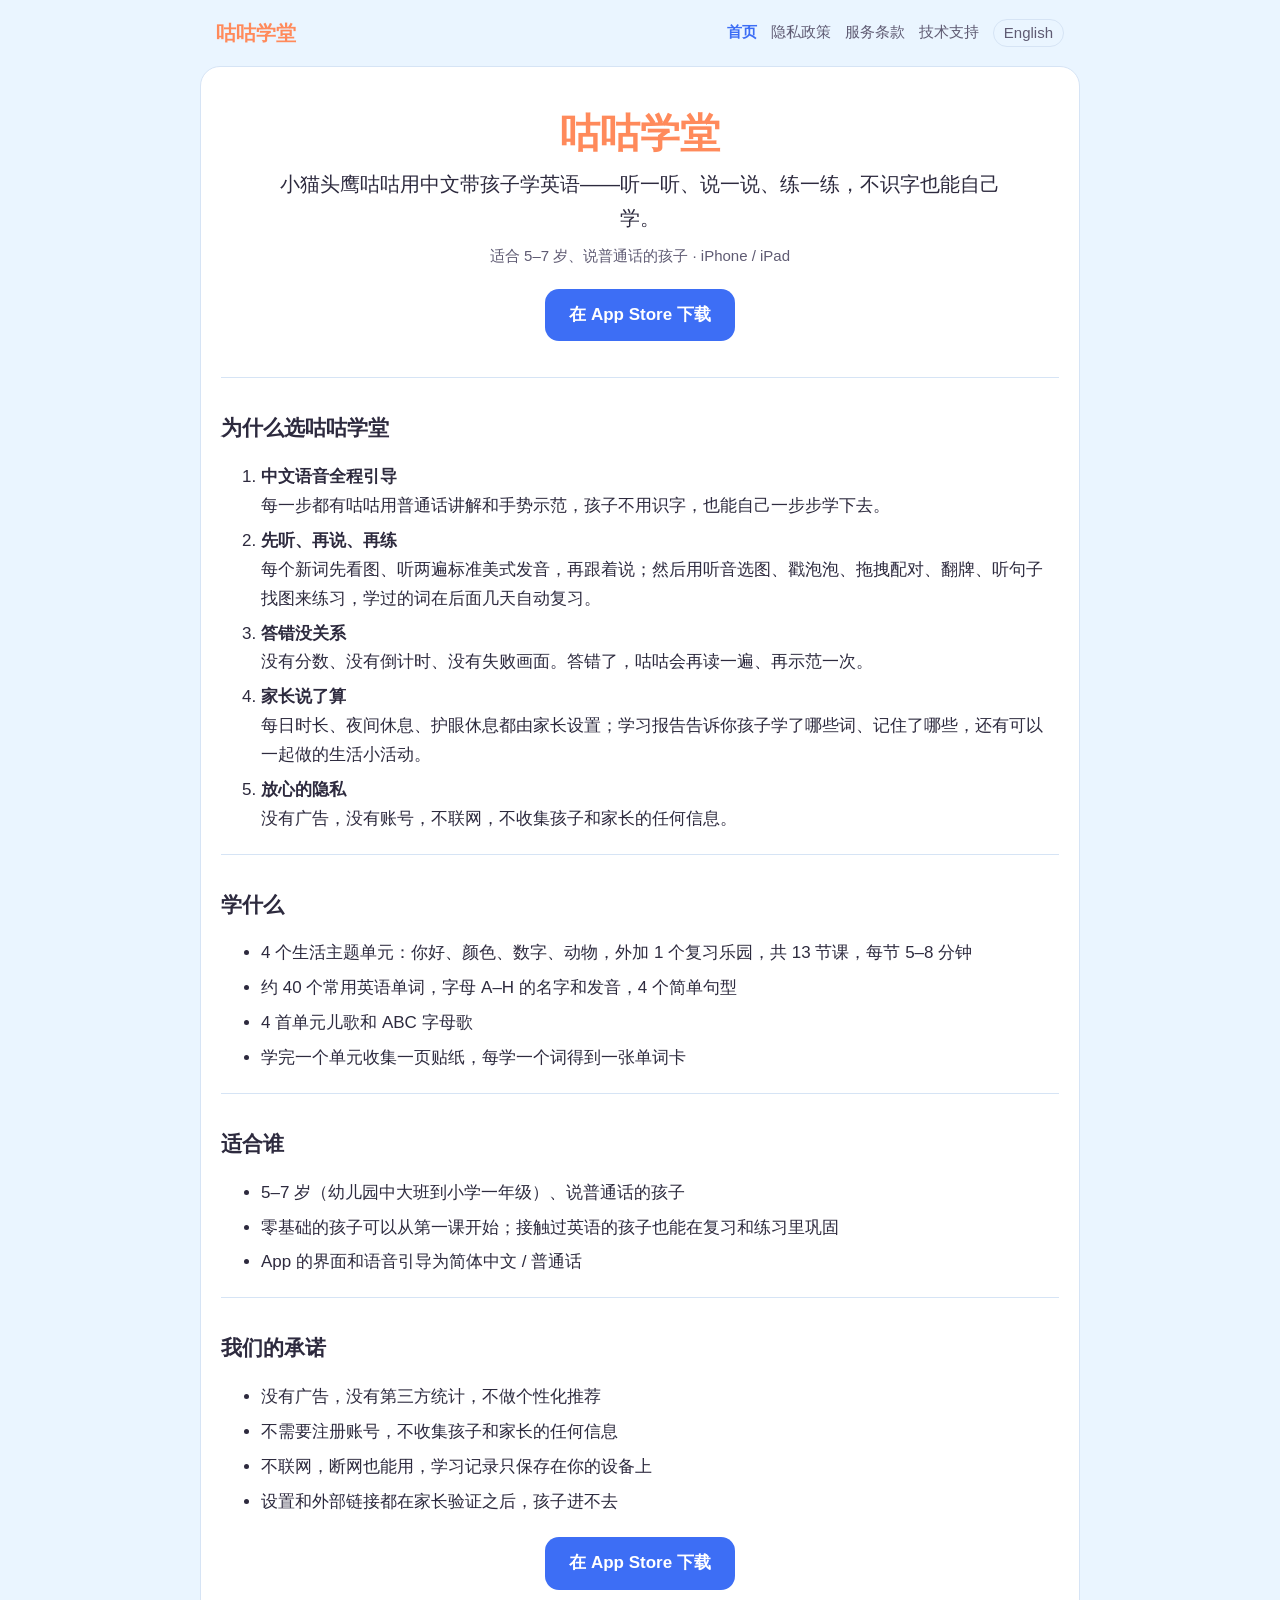
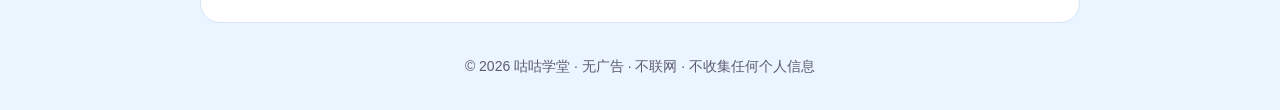
<file: kidslearn/index.html>
<!doctype html>
<html lang="zh-Hans">
<head>
<meta charset="utf-8">
<meta name="viewport" content="width=device-width, initial-scale=1">
<title>咕咕学堂 · 5–7 岁幼儿英语启蒙</title>
<meta name="description" content="无广告 · 不联网 · 不收集任何个人信息">
<link rel="stylesheet" href="style.css">
</head>
<body>
<header class="top">
  <a class="brand" href="index.html">咕咕学堂</a>
  <nav><a href="index.html" aria-current="page">首页</a> <a href="privacy.html">隐私政策</a> <a href="terms.html">服务条款</a> <a href="support.html">技术支持</a> <a class="lang" href="en/">English</a></nav>
</header>
<main class="landing">
<section class="hero"><h1>咕咕学堂</h1><p class="lead">小猫头鹰咕咕用中文带孩子学英语——听一听、说一说、练一练，不识字也能自己学。</p><p class="small">适合 5–7 岁、说普通话的孩子 · iPhone / iPad</p><p class="cta"><a class="button" href="https://apps.apple.com/app/id6816840031">在 App Store 下载</a></p></section>
<section><h2>为什么选咕咕学堂</h2><ol>
<li><strong>中文语音全程引导</strong>
   每一步都有咕咕用普通话讲解和手势示范，孩子不用识字，也能自己一步步学下去。</li>
<li><strong>先听、再说、再练</strong>
   每个新词先看图、听两遍标准美式发音，再跟着说；然后用听音选图、戳泡泡、拖拽配对、翻牌、听句子找图来练习，学过的词在后面几天自动复习。</li>
<li><strong>答错没关系</strong>
   没有分数、没有倒计时、没有失败画面。答错了，咕咕会再读一遍、再示范一次。</li>
<li><strong>家长说了算</strong>
   每日时长、夜间休息、护眼休息都由家长设置；学习报告告诉你孩子学了哪些词、记住了哪些，还有可以一起做的生活小活动。</li>
<li><strong>放心的隐私</strong>
   没有广告，没有账号，不联网，不收集孩子和家长的任何信息。</li>
</ol></section>
<section><h2>学什么</h2><ul>
<li>4 个生活主题单元：你好、颜色、数字、动物，外加 1 个复习乐园，共 13 节课，每节 5–8 分钟</li>
<li>约 40 个常用英语单词，字母 A–H 的名字和发音，4 个简单句型</li>
<li>4 首单元儿歌和 ABC 字母歌</li>
<li>学完一个单元收集一页贴纸，每学一个词得到一张单词卡</li>
</ul></section>
<section><h2>适合谁</h2><ul>
<li>5–7 岁（幼儿园中大班到小学一年级）、说普通话的孩子</li>
<li>零基础的孩子可以从第一课开始；接触过英语的孩子也能在复习和练习里巩固</li>
<li>App 的界面和语音引导为简体中文 / 普通话</li>
</ul></section>
<section><h2>我们的承诺</h2><ul>
<li>没有广告，没有第三方统计，不做个性化推荐</li>
<li>不需要注册账号，不收集孩子和家长的任何信息</li>
<li>不联网，断网也能用，学习记录只保存在你的设备上</li>
<li>设置和外部链接都在家长验证之后，孩子进不去</li>
</ul></section>
<p class="cta"><a class="button" href="https://apps.apple.com/app/id6816840031">在 App Store 下载</a></p>
</main>
<footer>© 2026 咕咕学堂 · 无广告 · 不联网 · 不收集任何个人信息</footer>
</body>
</html>
</file>
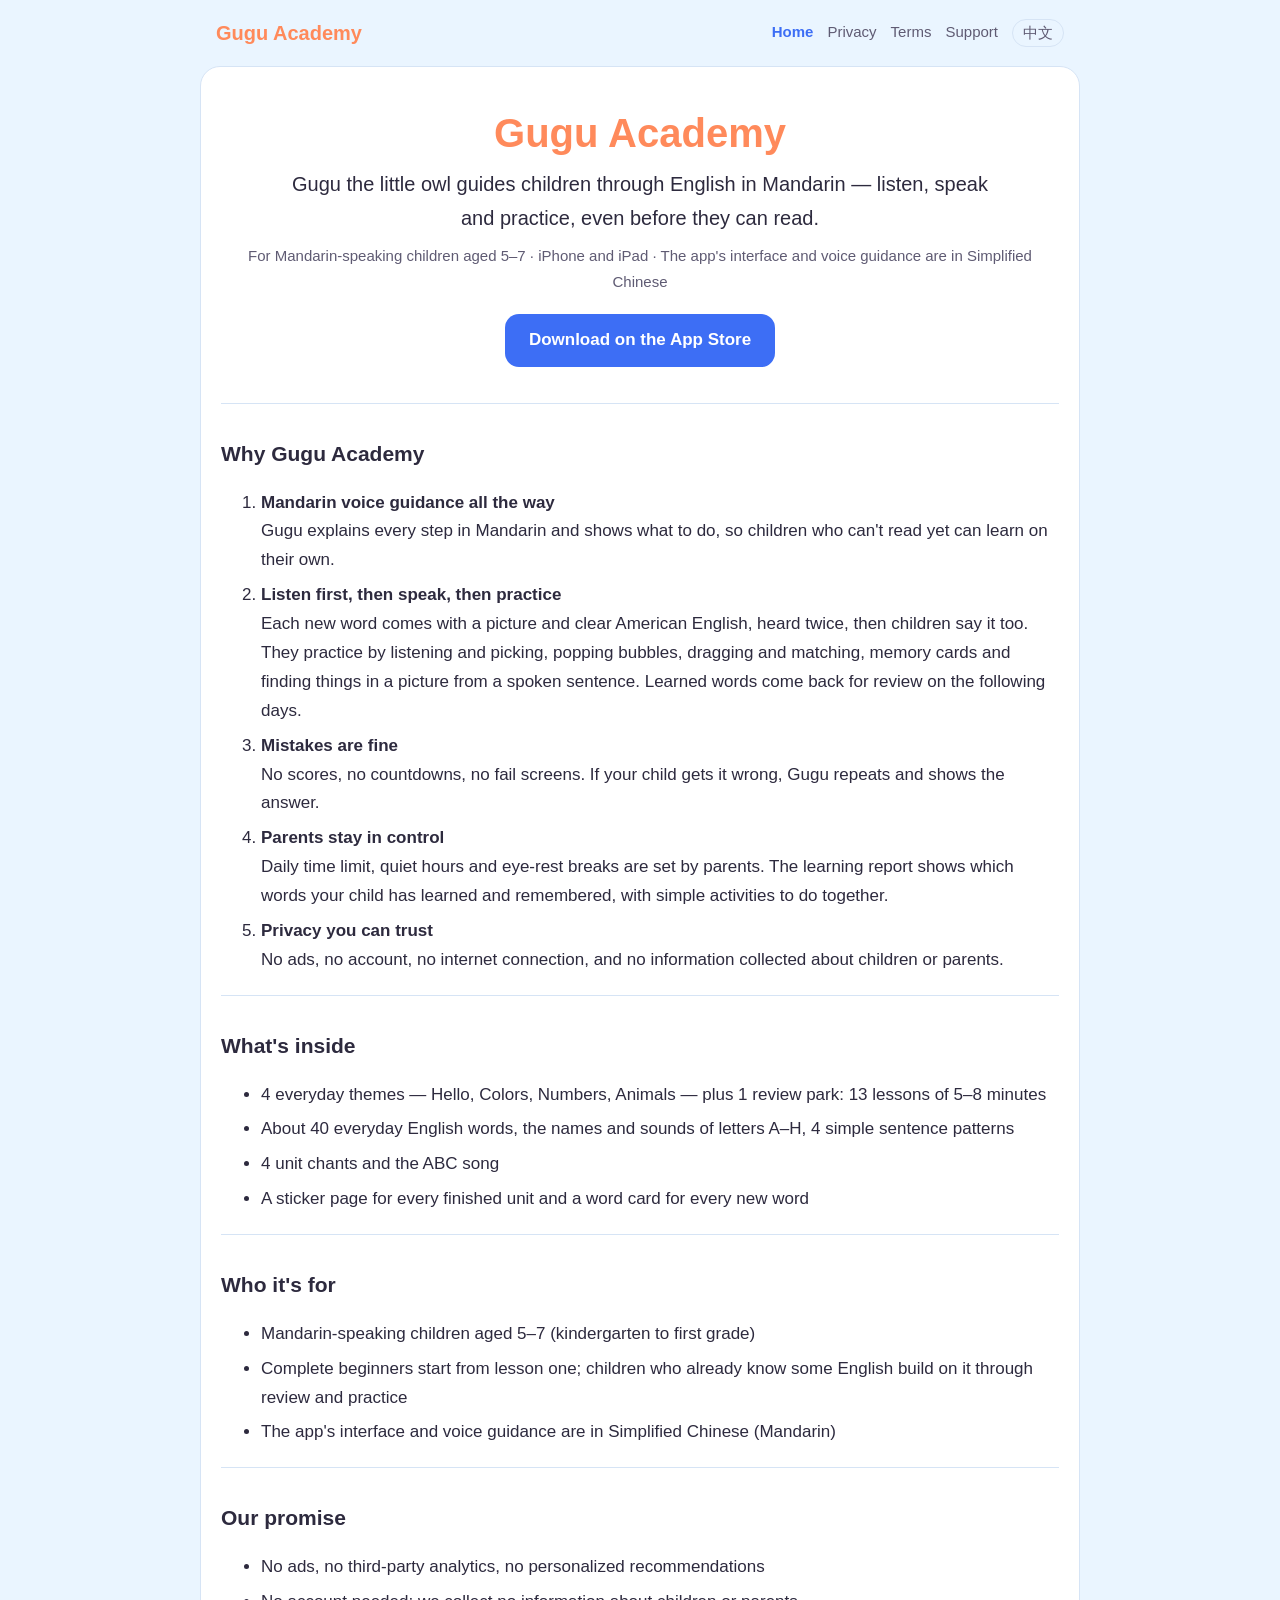
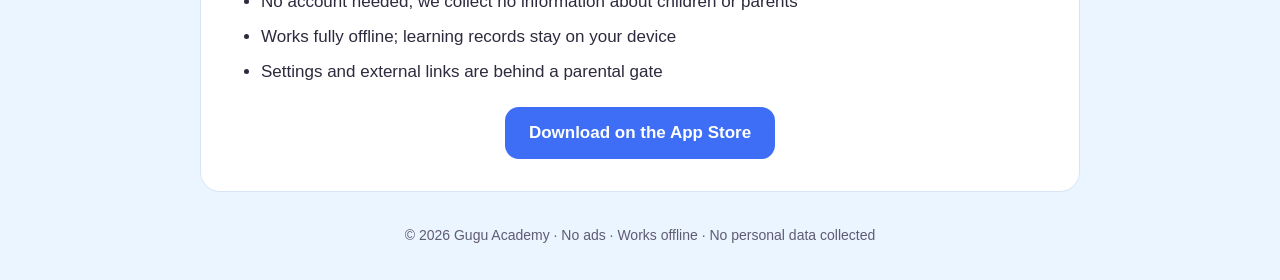
<file: kidslearn/en/index.html>
<!doctype html>
<html lang="en">
<head>
<meta charset="utf-8">
<meta name="viewport" content="width=device-width, initial-scale=1">
<title>Gugu Academy · English for Mandarin-speaking kids aged 5–7</title>
<meta name="description" content="No ads · Works offline · No personal data collected">
<link rel="stylesheet" href="../style.css">
</head>
<body>
<header class="top">
  <a class="brand" href="index.html">Gugu Academy</a>
  <nav><a href="index.html" aria-current="page">Home</a> <a href="privacy.html">Privacy</a> <a href="terms.html">Terms</a> <a href="support.html">Support</a> <a class="lang" href="../">中文</a></nav>
</header>
<main class="landing">
<section class="hero"><h1>Gugu Academy</h1><p class="lead">Gugu the little owl guides children through English in Mandarin — listen, speak and practice, even before they can read.</p><p class="small">For Mandarin-speaking children aged 5–7 · iPhone and iPad · The app&#x27;s interface and voice guidance are in Simplified Chinese</p><p class="cta"><a class="button" href="https://apps.apple.com/app/id6816840031">Download on the App Store</a></p></section>
<section><h2>Why Gugu Academy</h2><ol>
<li><strong>Mandarin voice guidance all the way</strong>
   Gugu explains every step in Mandarin and shows what to do, so children who can't read yet can learn on their own.</li>
<li><strong>Listen first, then speak, then practice</strong>
   Each new word comes with a picture and clear American English, heard twice, then children say it too. They practice by listening and picking, popping bubbles, dragging and matching, memory cards and finding things in a picture from a spoken sentence. Learned words come back for review on the following days.</li>
<li><strong>Mistakes are fine</strong>
   No scores, no countdowns, no fail screens. If your child gets it wrong, Gugu repeats and shows the answer.</li>
<li><strong>Parents stay in control</strong>
   Daily time limit, quiet hours and eye-rest breaks are set by parents. The learning report shows which words your child has learned and remembered, with simple activities to do together.</li>
<li><strong>Privacy you can trust</strong>
   No ads, no account, no internet connection, and no information collected about children or parents.</li>
</ol></section>
<section><h2>What&#x27;s inside</h2><ul>
<li>4 everyday themes — Hello, Colors, Numbers, Animals — plus 1 review park: 13 lessons of 5–8 minutes</li>
<li>About 40 everyday English words, the names and sounds of letters A–H, 4 simple sentence patterns</li>
<li>4 unit chants and the ABC song</li>
<li>A sticker page for every finished unit and a word card for every new word</li>
</ul></section>
<section><h2>Who it&#x27;s for</h2><ul>
<li>Mandarin-speaking children aged 5–7 (kindergarten to first grade)</li>
<li>Complete beginners start from lesson one; children who already know some English build on it through review and practice</li>
<li>The app's interface and voice guidance are in Simplified Chinese (Mandarin)</li>
</ul></section>
<section><h2>Our promise</h2><ul>
<li>No ads, no third-party analytics, no personalized recommendations</li>
<li>No account needed; we collect no information about children or parents</li>
<li>Works fully offline; learning records stay on your device</li>
<li>Settings and external links are behind a parental gate</li>
</ul></section>
<p class="cta"><a class="button" href="https://apps.apple.com/app/id6816840031">Download on the App Store</a></p>
</main>
<footer>© 2026 Gugu Academy · No ads · Works offline · No personal data collected</footer>
</body>
</html>
</file>
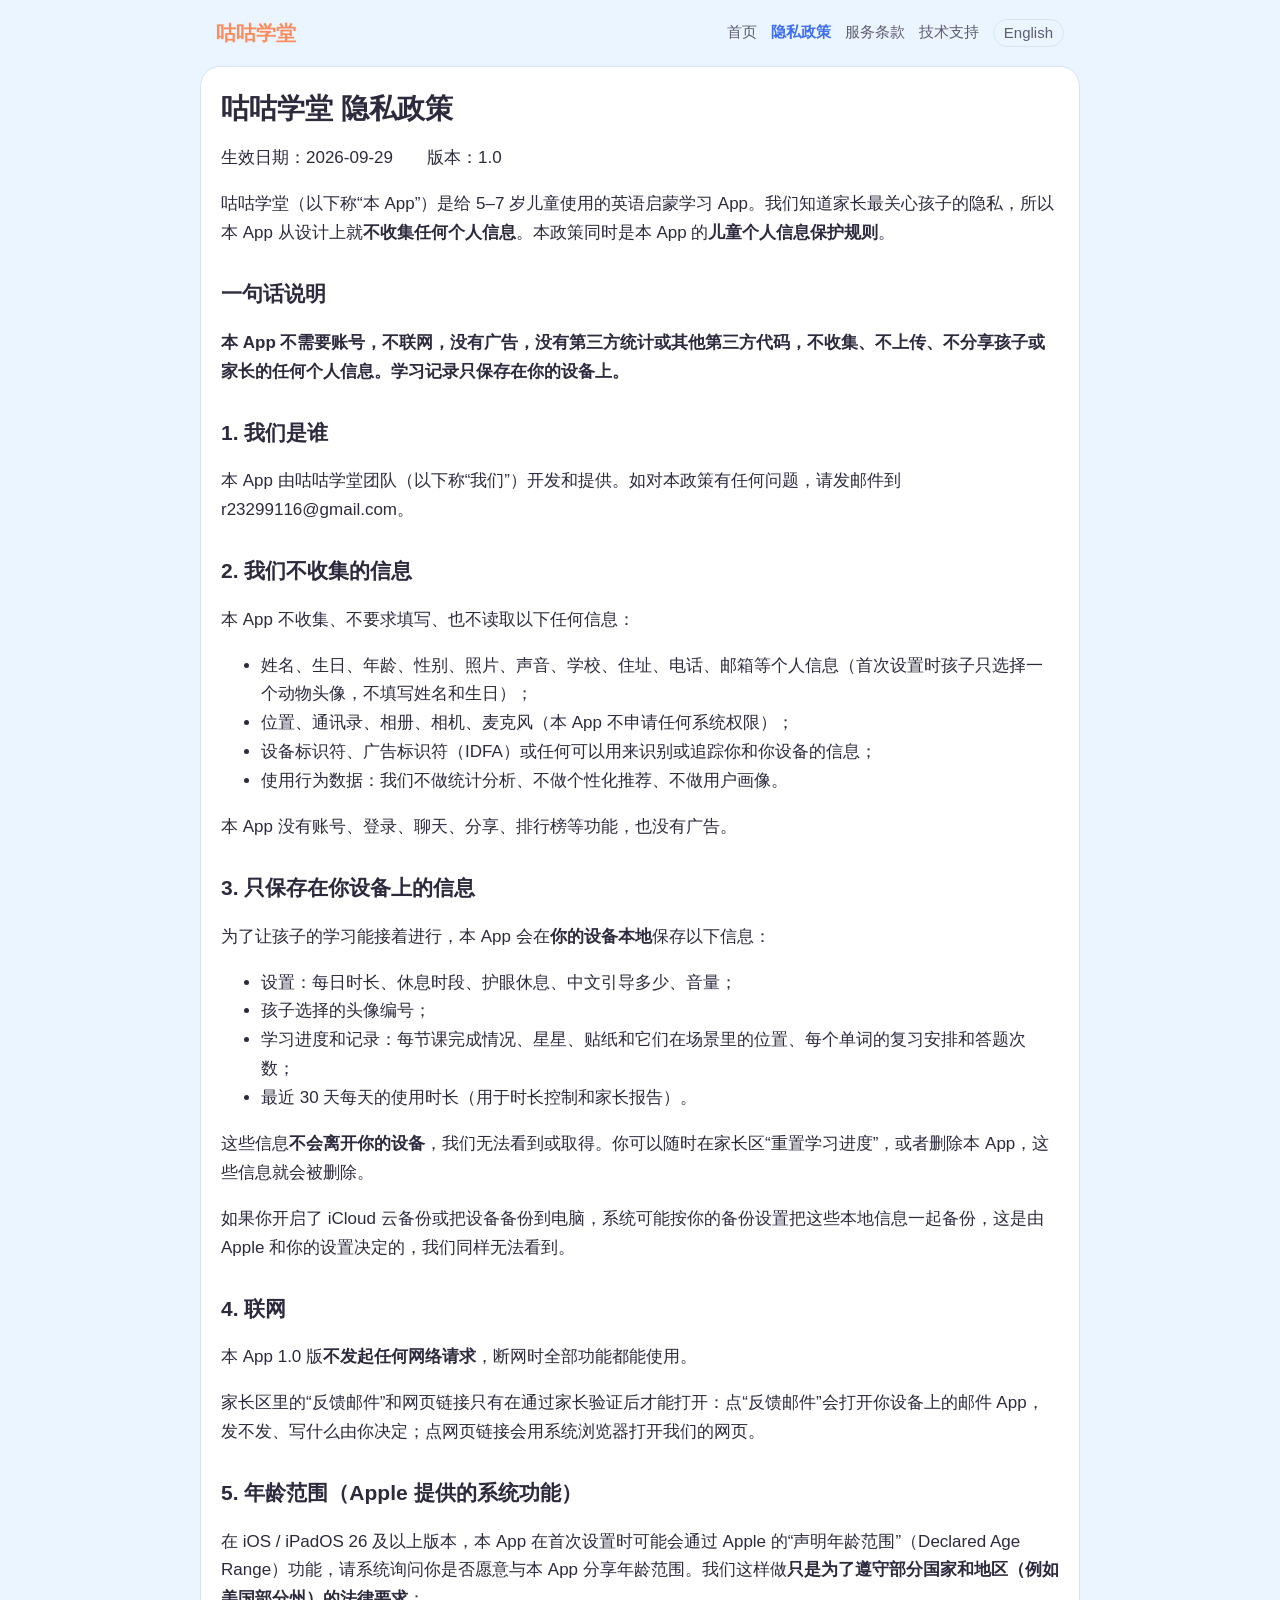
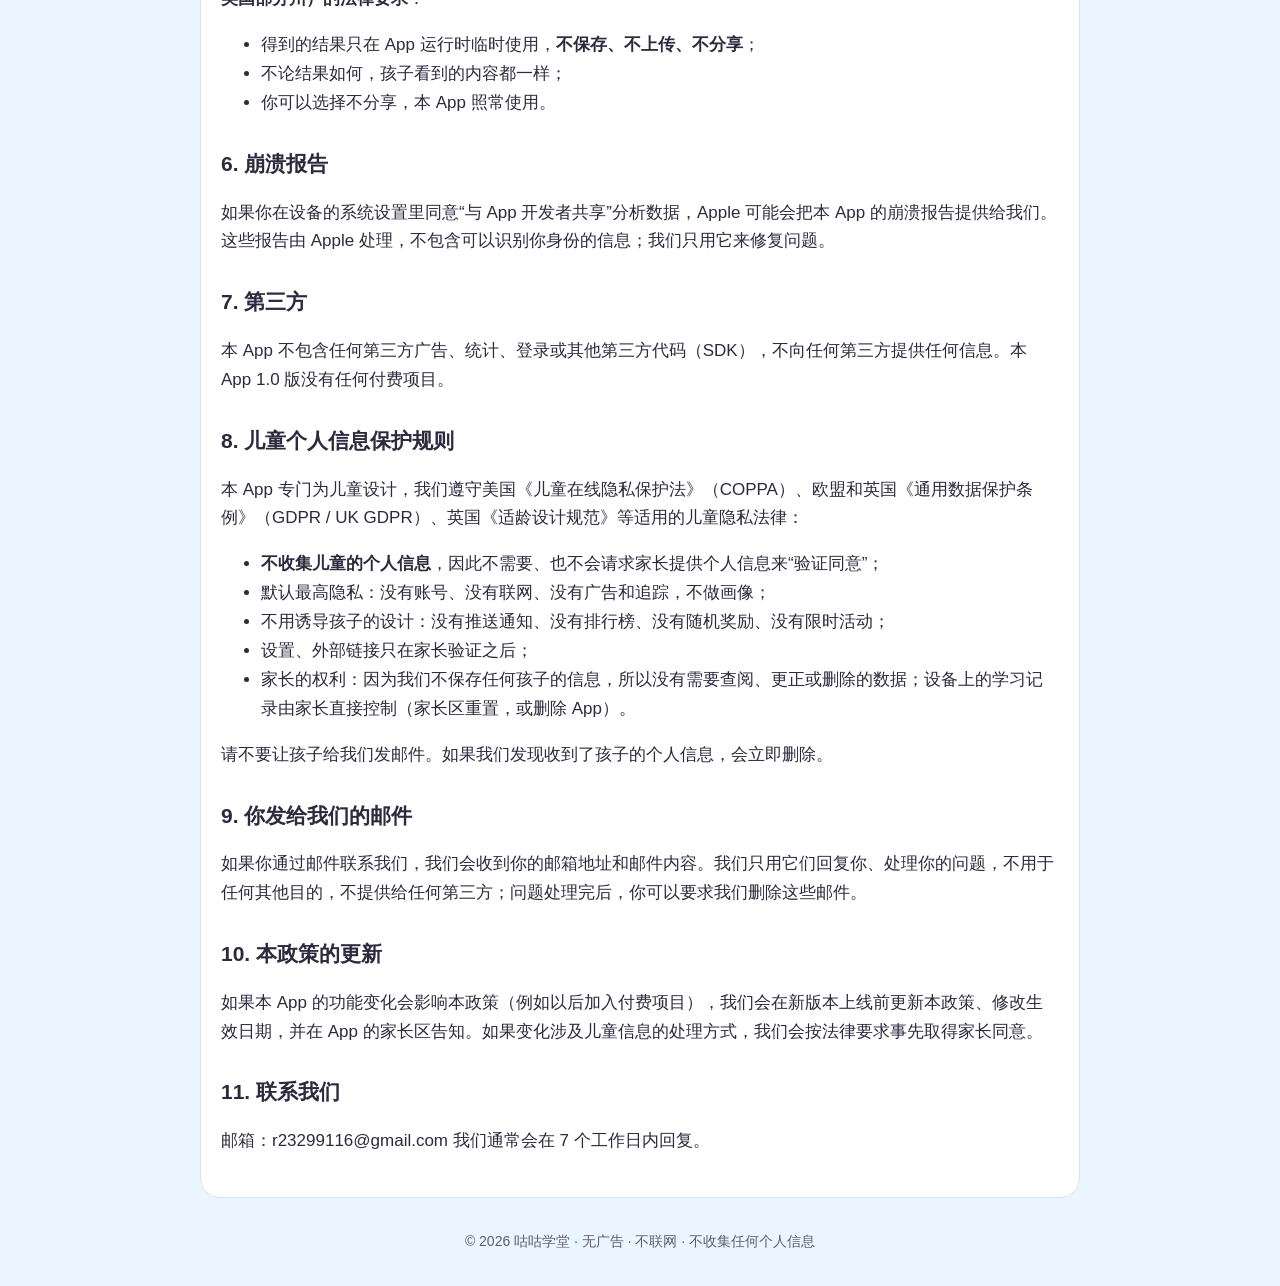
<file: kidslearn/privacy.html>
<!doctype html>
<html lang="zh-Hans">
<head>
<meta charset="utf-8">
<meta name="viewport" content="width=device-width, initial-scale=1">
<title>咕咕学堂 隐私政策</title>
<meta name="description" content="无广告 · 不联网 · 不收集任何个人信息">
<link rel="stylesheet" href="style.css">
</head>
<body>
<header class="top">
  <a class="brand" href="index.html">咕咕学堂</a>
  <nav><a href="index.html">首页</a> <a href="privacy.html" aria-current="page">隐私政策</a> <a href="terms.html">服务条款</a> <a href="support.html">技术支持</a> <a class="lang" href="en/privacy.html">English</a></nav>
</header>
<main class="doc">
<h1>咕咕学堂 隐私政策</h1>
<p>生效日期：2026-09-29　　版本：1.0</p>
<p>咕咕学堂（以下称“本 App”）是给 5–7 岁儿童使用的英语启蒙学习 App。我们知道家长最关心孩子的隐私，所以本 App 从设计上就<strong>不收集任何个人信息</strong>。本政策同时是本 App 的<strong>儿童个人信息保护规则</strong>。</p>
<h2>一句话说明</h2>
<p><strong>本 App 不需要账号，不联网，没有广告，没有第三方统计或其他第三方代码，不收集、不上传、不分享孩子或家长的任何个人信息。学习记录只保存在你的设备上。</strong></p>
<h2>1. 我们是谁</h2>
<p>本 App 由咕咕学堂团队（以下称“我们”）开发和提供。如对本政策有任何问题，请发邮件到 r23299116@gmail.com。</p>
<h2>2. 我们不收集的信息</h2>
<p>本 App 不收集、不要求填写、也不读取以下任何信息：</p>
<ul>
<li>姓名、生日、年龄、性别、照片、声音、学校、住址、电话、邮箱等个人信息（首次设置时孩子只选择一个动物头像，不填写姓名和生日）；</li>
<li>位置、通讯录、相册、相机、麦克风（本 App 不申请任何系统权限）；</li>
<li>设备标识符、广告标识符（IDFA）或任何可以用来识别或追踪你和你设备的信息；</li>
<li>使用行为数据：我们不做统计分析、不做个性化推荐、不做用户画像。</li>
</ul>
<p>本 App 没有账号、登录、聊天、分享、排行榜等功能，也没有广告。</p>
<h2>3. 只保存在你设备上的信息</h2>
<p>为了让孩子的学习能接着进行，本 App 会在<strong>你的设备本地</strong>保存以下信息：</p>
<ul>
<li>设置：每日时长、休息时段、护眼休息、中文引导多少、音量；</li>
<li>孩子选择的头像编号；</li>
<li>学习进度和记录：每节课完成情况、星星、贴纸和它们在场景里的位置、每个单词的复习安排和答题次数；</li>
<li>最近 30 天每天的使用时长（用于时长控制和家长报告）。</li>
</ul>
<p>这些信息<strong>不会离开你的设备</strong>，我们无法看到或取得。你可以随时在家长区“重置学习进度”，或者删除本 App，这些信息就会被删除。</p>
<p>如果你开启了 iCloud 云备份或把设备备份到电脑，系统可能按你的备份设置把这些本地信息一起备份，这是由 Apple 和你的设置决定的，我们同样无法看到。</p>
<h2>4. 联网</h2>
<p>本 App 1.0 版<strong>不发起任何网络请求</strong>，断网时全部功能都能使用。</p>
<p>家长区里的“反馈邮件”和网页链接只有在通过家长验证后才能打开：点“反馈邮件”会打开你设备上的邮件 App，发不发、写什么由你决定；点网页链接会用系统浏览器打开我们的网页。</p>
<h2>5. 年龄范围（Apple 提供的系统功能）</h2>
<p>在 iOS / iPadOS 26 及以上版本，本 App 在首次设置时可能会通过 Apple 的“声明年龄范围”（Declared Age Range）功能，请系统询问你是否愿意与本 App 分享年龄范围。我们这样做<strong>只是为了遵守部分国家和地区（例如美国部分州）的法律要求</strong>：</p>
<ul>
<li>得到的结果只在 App 运行时临时使用，<strong>不保存、不上传、不分享</strong>；</li>
<li>不论结果如何，孩子看到的内容都一样；</li>
<li>你可以选择不分享，本 App 照常使用。</li>
</ul>
<h2>6. 崩溃报告</h2>
<p>如果你在设备的系统设置里同意“与 App 开发者共享”分析数据，Apple 可能会把本 App 的崩溃报告提供给我们。这些报告由 Apple 处理，不包含可以识别你身份的信息；我们只用它来修复问题。</p>
<h2>7. 第三方</h2>
<p>本 App 不包含任何第三方广告、统计、登录或其他第三方代码（SDK），不向任何第三方提供任何信息。本 App 1.0 版没有任何付费项目。</p>
<h2>8. 儿童个人信息保护规则</h2>
<p>本 App 专门为儿童设计，我们遵守美国《儿童在线隐私保护法》（COPPA）、欧盟和英国《通用数据保护条例》（GDPR / UK GDPR）、英国《适龄设计规范》等适用的儿童隐私法律：</p>
<ul>
<li><strong>不收集儿童的个人信息</strong>，因此不需要、也不会请求家长提供个人信息来“验证同意”；</li>
<li>默认最高隐私：没有账号、没有联网、没有广告和追踪，不做画像；</li>
<li>不用诱导孩子的设计：没有推送通知、没有排行榜、没有随机奖励、没有限时活动；</li>
<li>设置、外部链接只在家长验证之后；</li>
<li>家长的权利：因为我们不保存任何孩子的信息，所以没有需要查阅、更正或删除的数据；设备上的学习记录由家长直接控制（家长区重置，或删除 App）。</li>
</ul>
<p>请不要让孩子给我们发邮件。如果我们发现收到了孩子的个人信息，会立即删除。</p>
<h2>9. 你发给我们的邮件</h2>
<p>如果你通过邮件联系我们，我们会收到你的邮箱地址和邮件内容。我们只用它们回复你、处理你的问题，不用于任何其他目的，不提供给任何第三方；问题处理完后，你可以要求我们删除这些邮件。</p>
<h2>10. 本政策的更新</h2>
<p>如果本 App 的功能变化会影响本政策（例如以后加入付费项目），我们会在新版本上线前更新本政策、修改生效日期，并在 App 的家长区告知。如果变化涉及儿童信息的处理方式，我们会按法律要求事先取得家长同意。</p>
<h2>11. 联系我们</h2>
<p>邮箱：r23299116@gmail.com
我们通常会在 7 个工作日内回复。</p>
</main>
<footer>© 2026 咕咕学堂 · 无广告 · 不联网 · 不收集任何个人信息</footer>
</body>
</html>
</file>
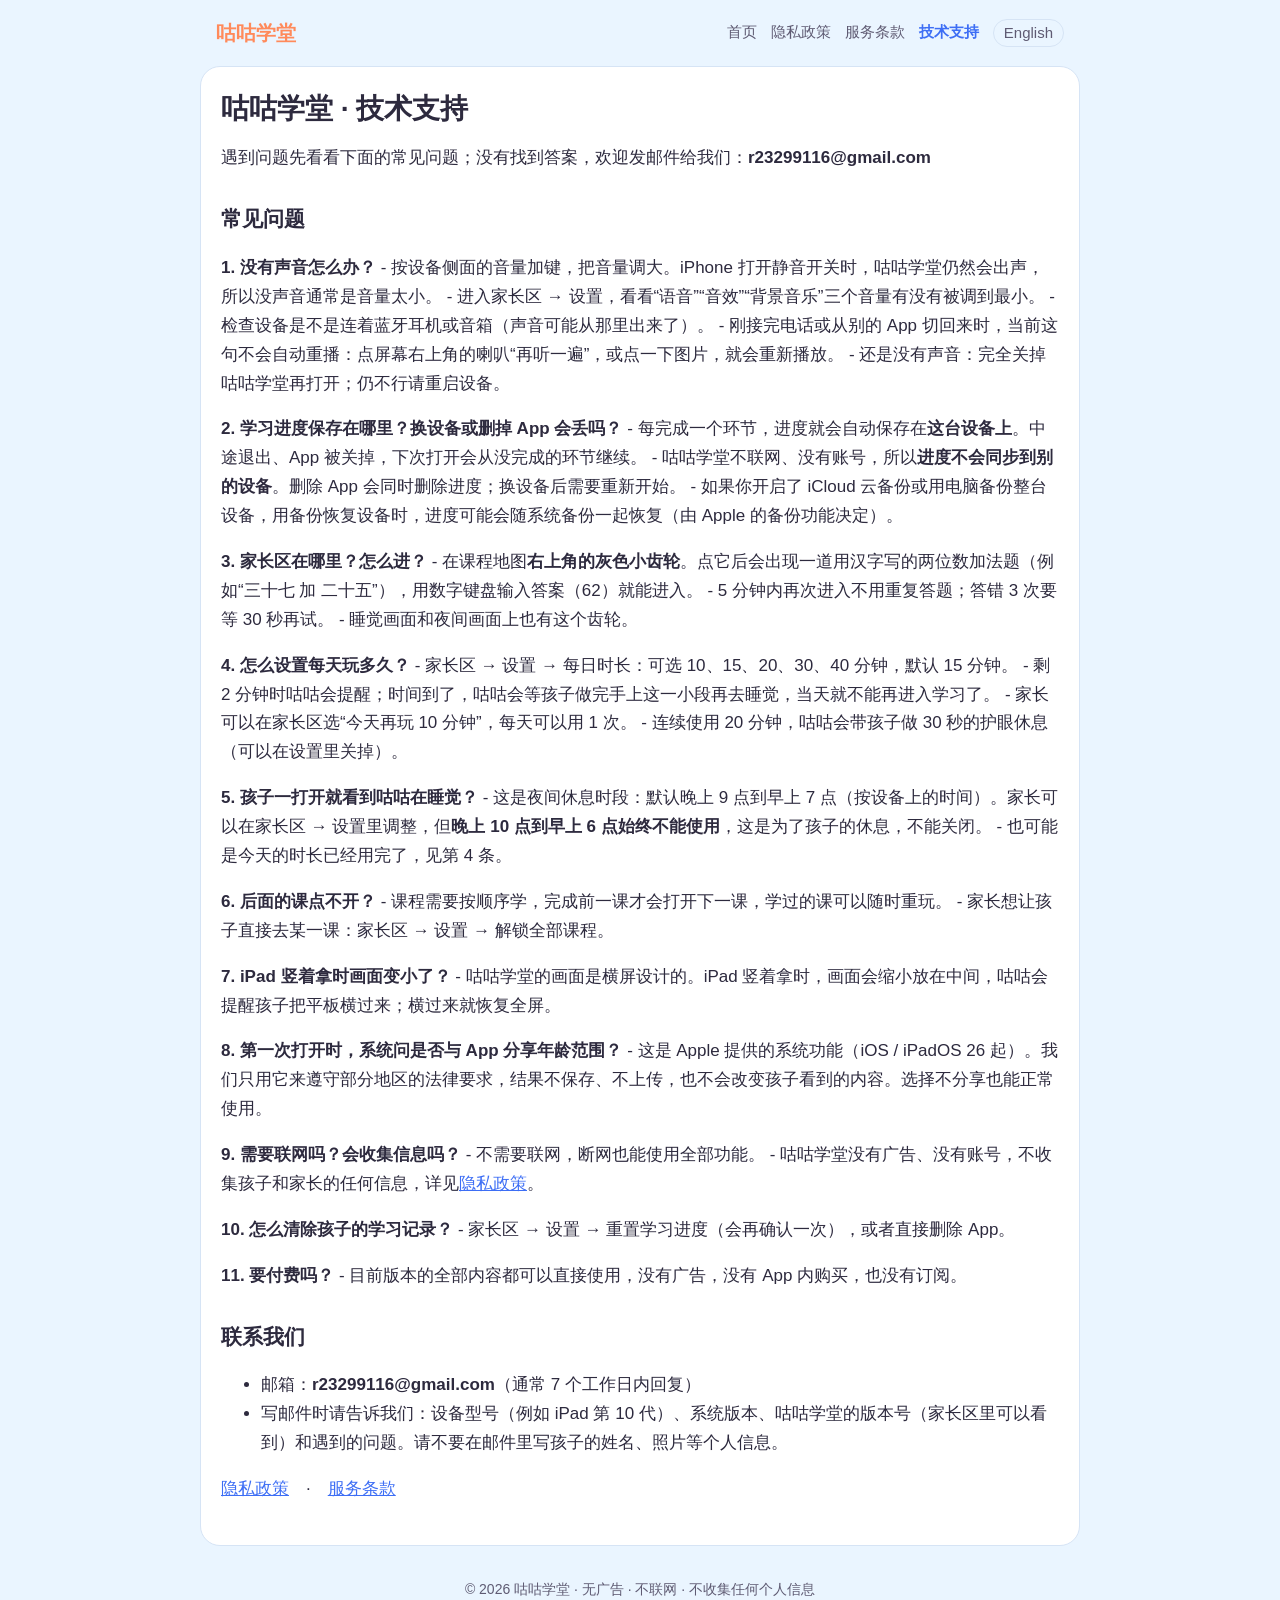
<file: kidslearn/support.html>
<!doctype html>
<html lang="zh-Hans">
<head>
<meta charset="utf-8">
<meta name="viewport" content="width=device-width, initial-scale=1">
<title>咕咕学堂 · 技术支持</title>
<meta name="description" content="无广告 · 不联网 · 不收集任何个人信息">
<link rel="stylesheet" href="style.css">
</head>
<body>
<header class="top">
  <a class="brand" href="index.html">咕咕学堂</a>
  <nav><a href="index.html">首页</a> <a href="privacy.html">隐私政策</a> <a href="terms.html">服务条款</a> <a href="support.html" aria-current="page">技术支持</a> <a class="lang" href="en/support.html">English</a></nav>
</header>
<main class="doc">
<h1>咕咕学堂 · 技术支持</h1>
<p>遇到问题先看看下面的常见问题；没有找到答案，欢迎发邮件给我们：<strong>r23299116@gmail.com</strong></p>
<h2>常见问题</h2>
<p><strong>1. 没有声音怎么办？</strong>
- 按设备侧面的音量加键，把音量调大。iPhone 打开静音开关时，咕咕学堂仍然会出声，所以没声音通常是音量太小。
- 进入家长区 → 设置，看看“语音”“音效”“背景音乐”三个音量有没有被调到最小。
- 检查设备是不是连着蓝牙耳机或音箱（声音可能从那里出来了）。
- 刚接完电话或从别的 App 切回来时，当前这句不会自动重播：点屏幕右上角的喇叭“再听一遍”，或点一下图片，就会重新播放。
- 还是没有声音：完全关掉咕咕学堂再打开；仍不行请重启设备。</p>
<p><strong>2. 学习进度保存在哪里？换设备或删掉 App 会丢吗？</strong>
- 每完成一个环节，进度就会自动保存在<strong>这台设备上</strong>。中途退出、App 被关掉，下次打开会从没完成的环节继续。
- 咕咕学堂不联网、没有账号，所以<strong>进度不会同步到别的设备</strong>。删除 App 会同时删除进度；换设备后需要重新开始。
- 如果你开启了 iCloud 云备份或用电脑备份整台设备，用备份恢复设备时，进度可能会随系统备份一起恢复（由 Apple 的备份功能决定）。</p>
<p><strong>3. 家长区在哪里？怎么进？</strong>
- 在课程地图<strong>右上角的灰色小齿轮</strong>。点它后会出现一道用汉字写的两位数加法题（例如“三十七 加 二十五”），用数字键盘输入答案（62）就能进入。
- 5 分钟内再次进入不用重复答题；答错 3 次要等 30 秒再试。
- 睡觉画面和夜间画面上也有这个齿轮。</p>
<p><strong>4. 怎么设置每天玩多久？</strong>
- 家长区 → 设置 → 每日时长：可选 10、15、20、30、40 分钟，默认 15 分钟。
- 剩 2 分钟时咕咕会提醒；时间到了，咕咕会等孩子做完手上这一小段再去睡觉，当天就不能再进入学习了。
- 家长可以在家长区选“今天再玩 10 分钟”，每天可以用 1 次。
- 连续使用 20 分钟，咕咕会带孩子做 30 秒的护眼休息（可以在设置里关掉）。</p>
<p><strong>5. 孩子一打开就看到咕咕在睡觉？</strong>
- 这是夜间休息时段：默认晚上 9 点到早上 7 点（按设备上的时间）。家长可以在家长区 → 设置里调整，但<strong>晚上 10 点到早上 6 点始终不能使用</strong>，这是为了孩子的休息，不能关闭。
- 也可能是今天的时长已经用完了，见第 4 条。</p>
<p><strong>6. 后面的课点不开？</strong>
- 课程需要按顺序学，完成前一课才会打开下一课，学过的课可以随时重玩。
- 家长想让孩子直接去某一课：家长区 → 设置 → 解锁全部课程。</p>
<p><strong>7. iPad 竖着拿时画面变小了？</strong>
- 咕咕学堂的画面是横屏设计的。iPad 竖着拿时，画面会缩小放在中间，咕咕会提醒孩子把平板横过来；横过来就恢复全屏。</p>
<p><strong>8. 第一次打开时，系统问是否与 App 分享年龄范围？</strong>
- 这是 Apple 提供的系统功能（iOS / iPadOS 26 起）。我们只用它来遵守部分地区的法律要求，结果不保存、不上传，也不会改变孩子看到的内容。选择不分享也能正常使用。</p>
<p><strong>9. 需要联网吗？会收集信息吗？</strong>
- 不需要联网，断网也能使用全部功能。
- 咕咕学堂没有广告、没有账号，不收集孩子和家长的任何信息，详见<a href="https://fakejoke333.github.io/kidslearn/privacy.html">隐私政策</a>。</p>
<p><strong>10. 怎么清除孩子的学习记录？</strong>
- 家长区 → 设置 → 重置学习进度（会再确认一次），或者直接删除 App。</p>
<p><strong>11. 要付费吗？</strong>
- 目前版本的全部内容都可以直接使用，没有广告，没有 App 内购买，也没有订阅。</p>
<h2>联系我们</h2>
<ul>
<li>邮箱：<strong>r23299116@gmail.com</strong>（通常 7 个工作日内回复）</li>
<li>写邮件时请告诉我们：设备型号（例如 iPad 第 10 代）、系统版本、咕咕学堂的版本号（家长区里可以看到）和遇到的问题。请不要在邮件里写孩子的姓名、照片等个人信息。</li>
</ul>
<p><a href="https://fakejoke333.github.io/kidslearn/privacy.html">隐私政策</a>　·　<a href="https://fakejoke333.github.io/kidslearn/terms.html">服务条款</a></p>
</main>
<footer>© 2026 咕咕学堂 · 无广告 · 不联网 · 不收集任何个人信息</footer>
</body>
</html>
</file>
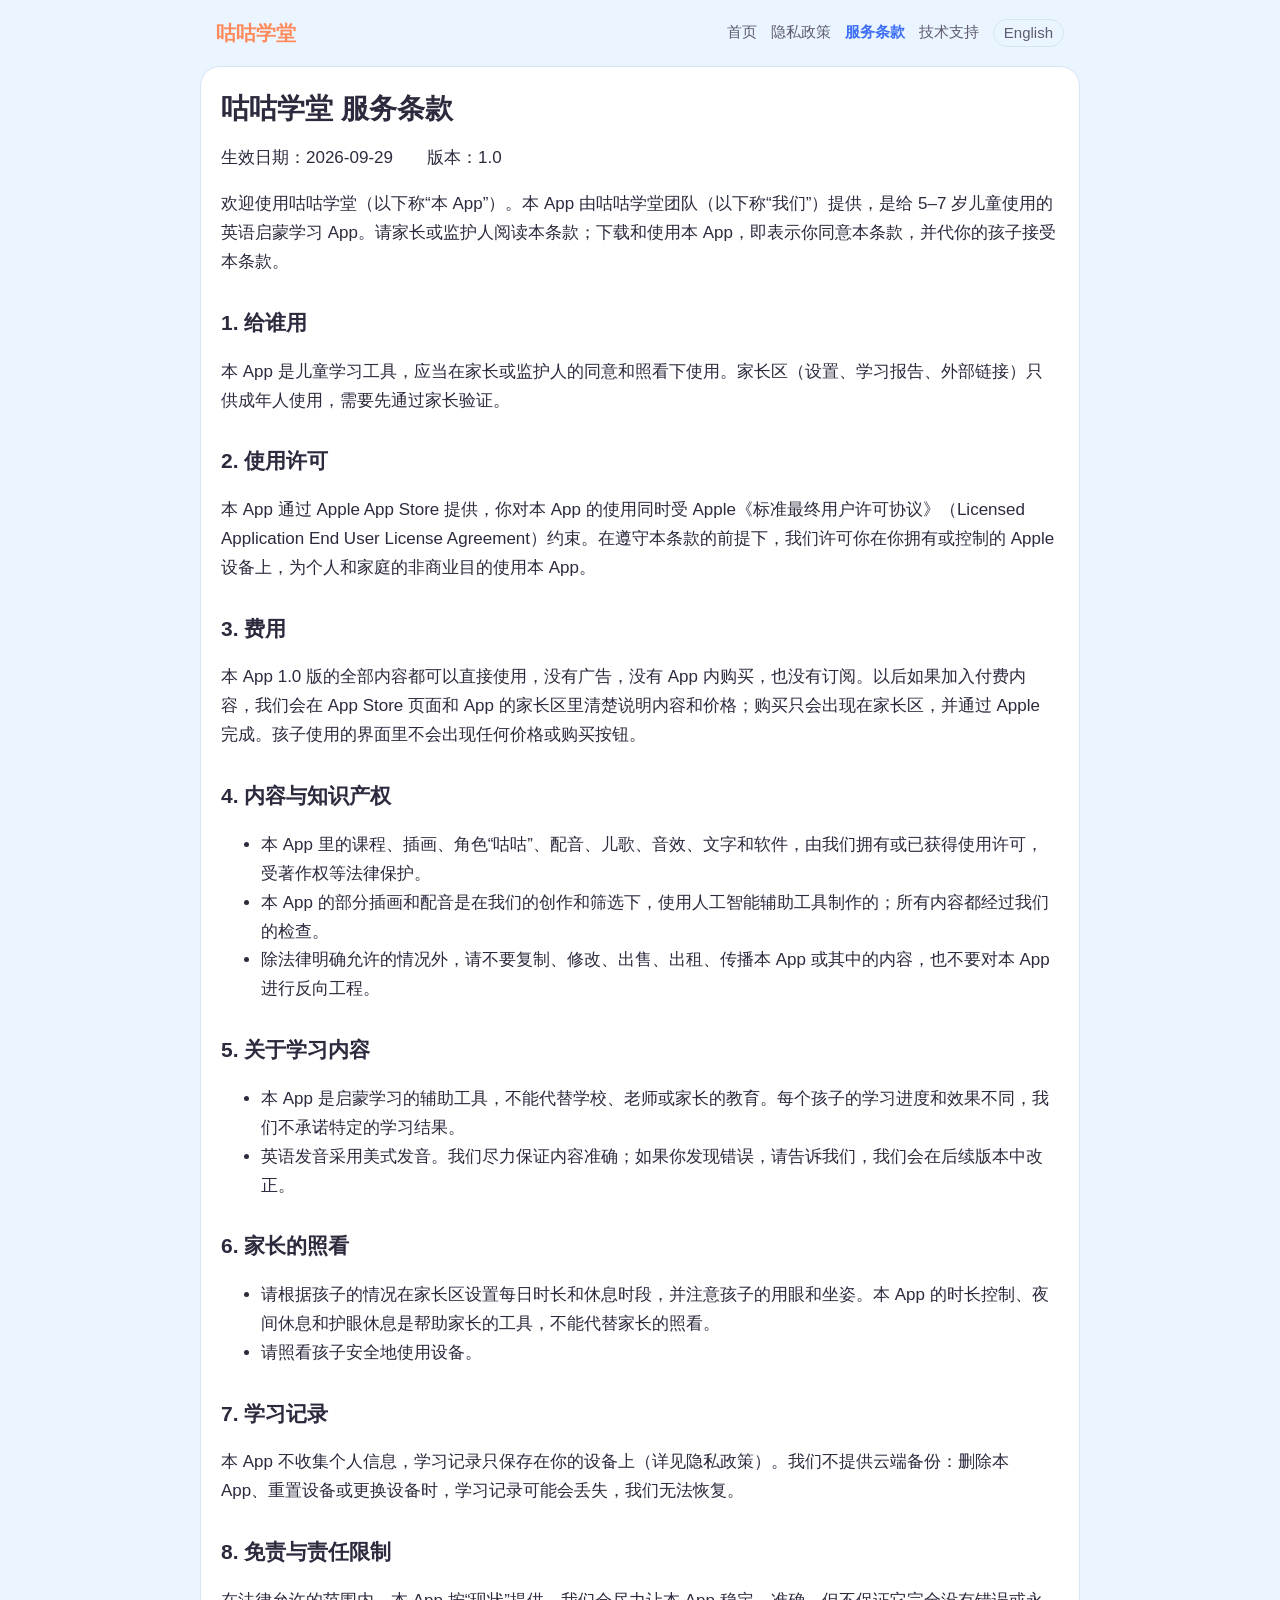
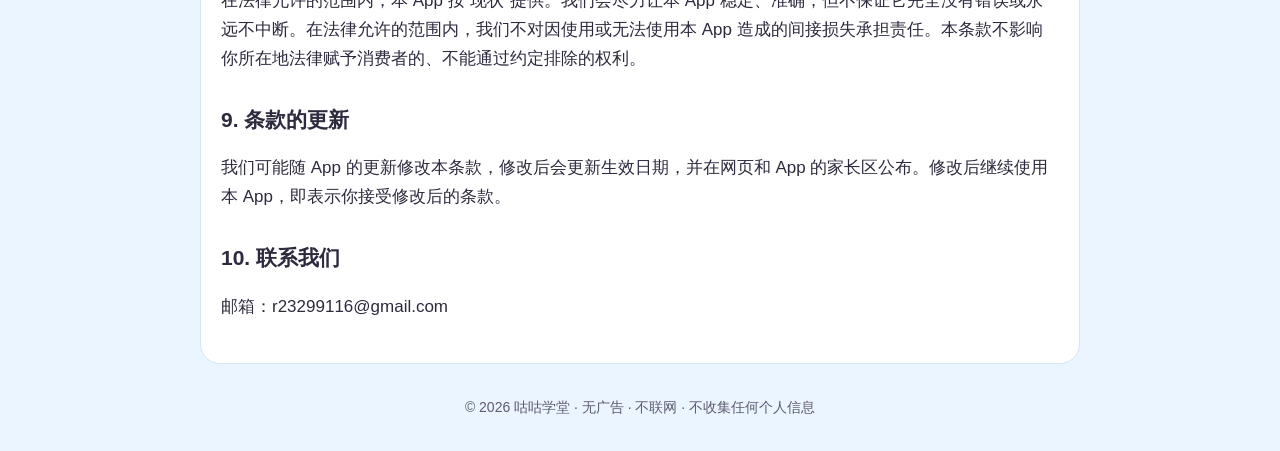
<file: kidslearn/terms.html>
<!doctype html>
<html lang="zh-Hans">
<head>
<meta charset="utf-8">
<meta name="viewport" content="width=device-width, initial-scale=1">
<title>咕咕学堂 服务条款</title>
<meta name="description" content="无广告 · 不联网 · 不收集任何个人信息">
<link rel="stylesheet" href="style.css">
</head>
<body>
<header class="top">
  <a class="brand" href="index.html">咕咕学堂</a>
  <nav><a href="index.html">首页</a> <a href="privacy.html">隐私政策</a> <a href="terms.html" aria-current="page">服务条款</a> <a href="support.html">技术支持</a> <a class="lang" href="en/terms.html">English</a></nav>
</header>
<main class="doc">
<h1>咕咕学堂 服务条款</h1>
<p>生效日期：2026-09-29　　版本：1.0</p>
<p>欢迎使用咕咕学堂（以下称“本 App”）。本 App 由咕咕学堂团队（以下称“我们”）提供，是给 5–7 岁儿童使用的英语启蒙学习 App。请家长或监护人阅读本条款；下载和使用本 App，即表示你同意本条款，并代你的孩子接受本条款。</p>
<h2>1. 给谁用</h2>
<p>本 App 是儿童学习工具，应当在家长或监护人的同意和照看下使用。家长区（设置、学习报告、外部链接）只供成年人使用，需要先通过家长验证。</p>
<h2>2. 使用许可</h2>
<p>本 App 通过 Apple App Store 提供，你对本 App 的使用同时受 Apple《标准最终用户许可协议》（Licensed Application End User License Agreement）约束。在遵守本条款的前提下，我们许可你在你拥有或控制的 Apple 设备上，为个人和家庭的非商业目的使用本 App。</p>
<h2>3. 费用</h2>
<p>本 App 1.0 版的全部内容都可以直接使用，没有广告，没有 App 内购买，也没有订阅。以后如果加入付费内容，我们会在 App Store 页面和 App 的家长区里清楚说明内容和价格；购买只会出现在家长区，并通过 Apple 完成。孩子使用的界面里不会出现任何价格或购买按钮。</p>
<h2>4. 内容与知识产权</h2>
<ul>
<li>本 App 里的课程、插画、角色“咕咕”、配音、儿歌、音效、文字和软件，由我们拥有或已获得使用许可，受著作权等法律保护。</li>
<li>本 App 的部分插画和配音是在我们的创作和筛选下，使用人工智能辅助工具制作的；所有内容都经过我们的检查。</li>
<li>除法律明确允许的情况外，请不要复制、修改、出售、出租、传播本 App 或其中的内容，也不要对本 App 进行反向工程。</li>
</ul>
<h2>5. 关于学习内容</h2>
<ul>
<li>本 App 是启蒙学习的辅助工具，不能代替学校、老师或家长的教育。每个孩子的学习进度和效果不同，我们不承诺特定的学习结果。</li>
<li>英语发音采用美式发音。我们尽力保证内容准确；如果你发现错误，请告诉我们，我们会在后续版本中改正。</li>
</ul>
<h2>6. 家长的照看</h2>
<ul>
<li>请根据孩子的情况在家长区设置每日时长和休息时段，并注意孩子的用眼和坐姿。本 App 的时长控制、夜间休息和护眼休息是帮助家长的工具，不能代替家长的照看。</li>
<li>请照看孩子安全地使用设备。</li>
</ul>
<h2>7. 学习记录</h2>
<p>本 App 不收集个人信息，学习记录只保存在你的设备上（详见隐私政策）。我们不提供云端备份：删除本 App、重置设备或更换设备时，学习记录可能会丢失，我们无法恢复。</p>
<h2>8. 免责与责任限制</h2>
<p>在法律允许的范围内，本 App 按“现状”提供。我们会尽力让本 App 稳定、准确，但不保证它完全没有错误或永远不中断。在法律允许的范围内，我们不对因使用或无法使用本 App 造成的间接损失承担责任。本条款不影响你所在地法律赋予消费者的、不能通过约定排除的权利。</p>
<h2>9. 条款的更新</h2>
<p>我们可能随 App 的更新修改本条款，修改后会更新生效日期，并在网页和 App 的家长区公布。修改后继续使用本 App，即表示你接受修改后的条款。</p>
<h2>10. 联系我们</h2>
<p>邮箱：r23299116@gmail.com</p>
</main>
<footer>© 2026 咕咕学堂 · 无广告 · 不联网 · 不收集任何个人信息</footer>
</body>
</html>
</file>
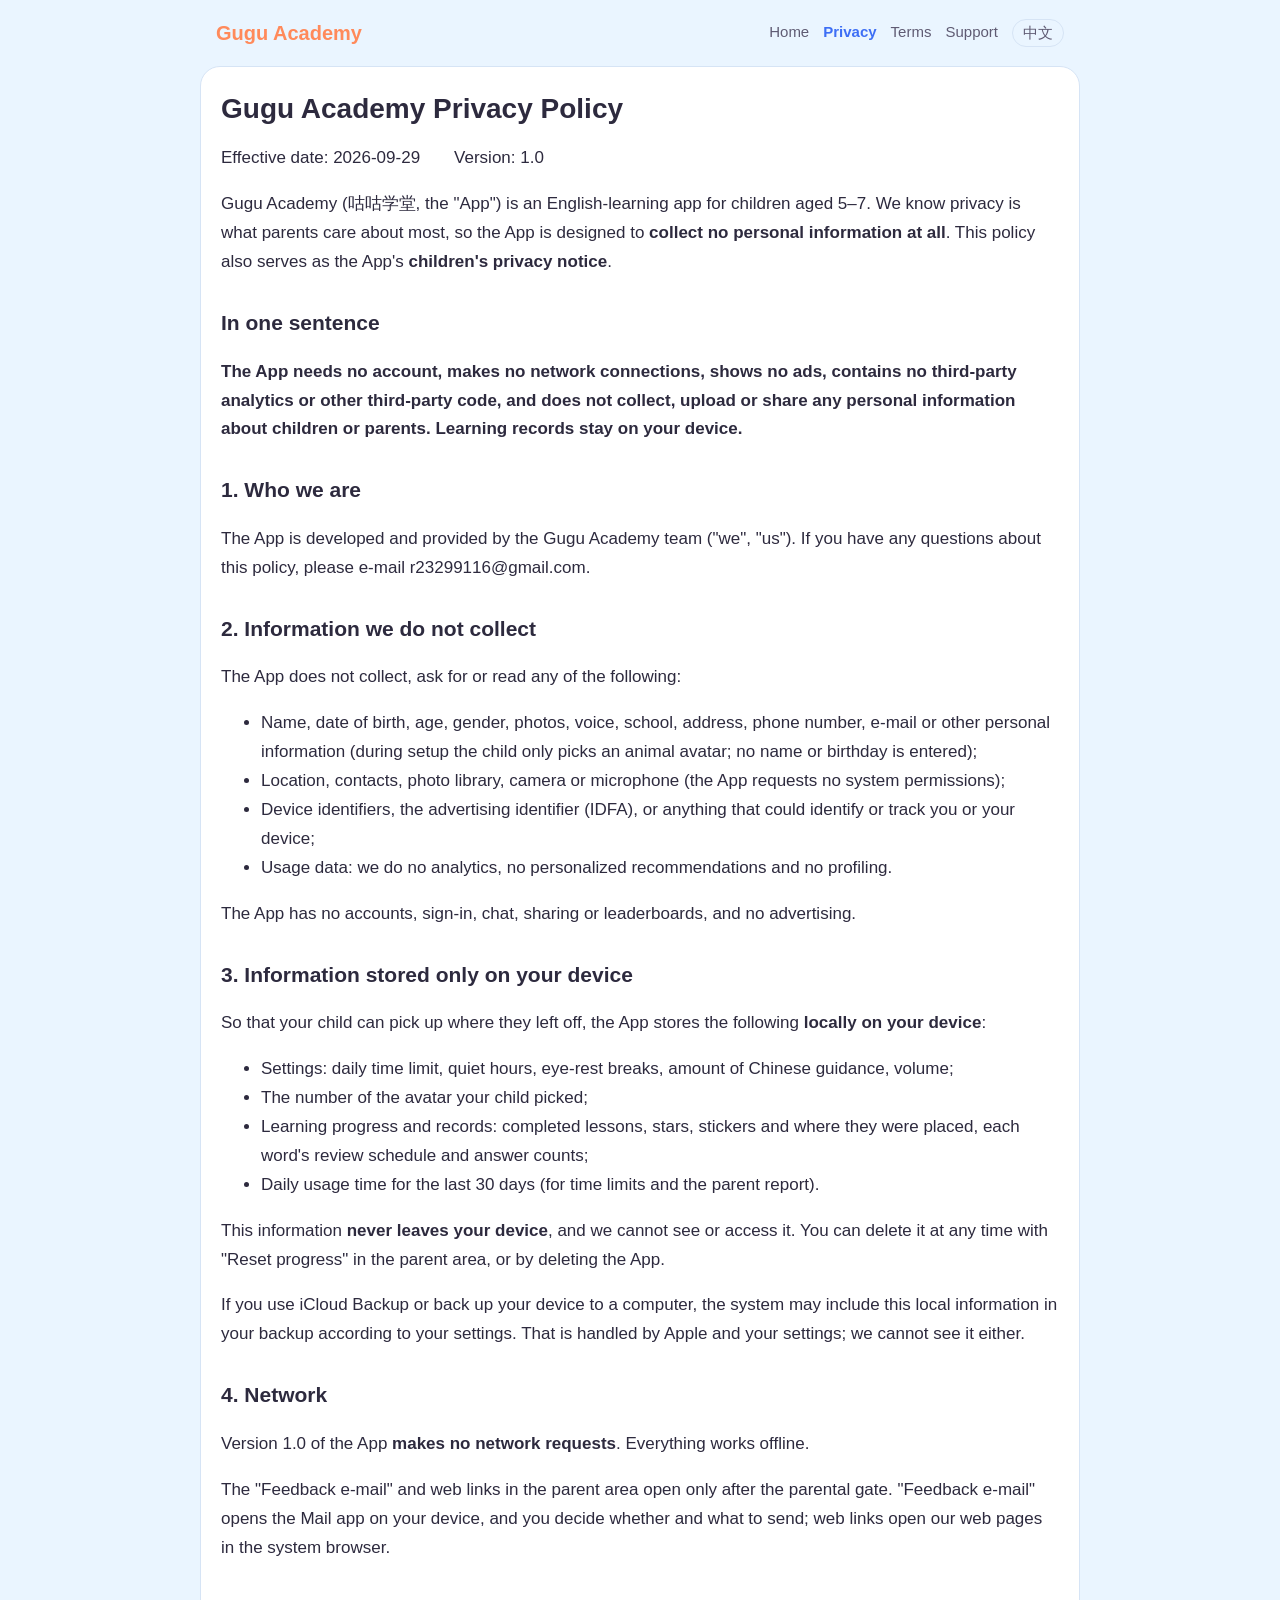
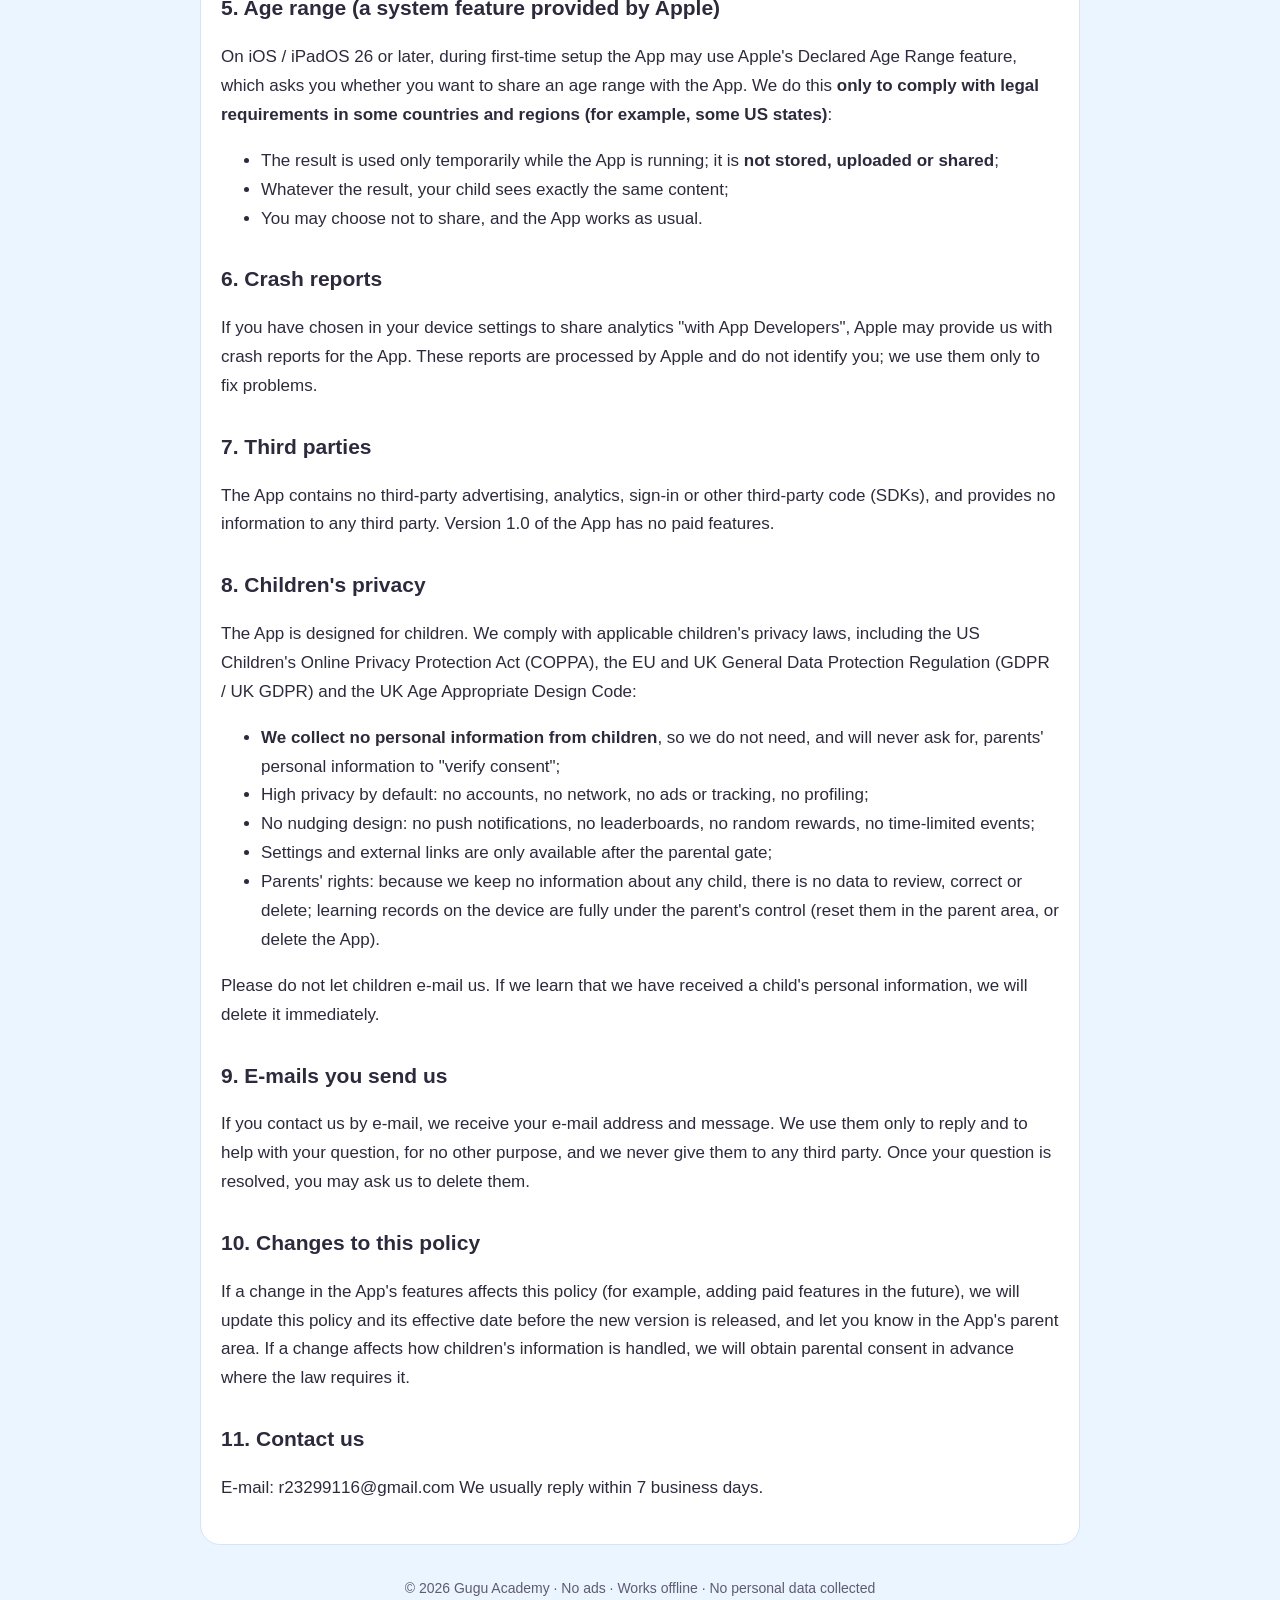
<file: kidslearn/en/privacy.html>
<!doctype html>
<html lang="en">
<head>
<meta charset="utf-8">
<meta name="viewport" content="width=device-width, initial-scale=1">
<title>Gugu Academy Privacy Policy</title>
<meta name="description" content="No ads · Works offline · No personal data collected">
<link rel="stylesheet" href="../style.css">
</head>
<body>
<header class="top">
  <a class="brand" href="index.html">Gugu Academy</a>
  <nav><a href="index.html">Home</a> <a href="privacy.html" aria-current="page">Privacy</a> <a href="terms.html">Terms</a> <a href="support.html">Support</a> <a class="lang" href="../privacy.html">中文</a></nav>
</header>
<main class="doc">
<h1>Gugu Academy Privacy Policy</h1>
<p>Effective date: 2026-09-29　　Version: 1.0</p>
<p>Gugu Academy (咕咕学堂, the "App") is an English-learning app for children aged 5–7. We know privacy is what parents care about most, so the App is designed to <strong>collect no personal information at all</strong>. This policy also serves as the App's <strong>children's privacy notice</strong>.</p>
<h2>In one sentence</h2>
<p><strong>The App needs no account, makes no network connections, shows no ads, contains no third-party analytics or other third-party code, and does not collect, upload or share any personal information about children or parents. Learning records stay on your device.</strong></p>
<h2>1. Who we are</h2>
<p>The App is developed and provided by the Gugu Academy team ("we", "us"). If you have any questions about this policy, please e-mail r23299116@gmail.com.</p>
<h2>2. Information we do not collect</h2>
<p>The App does not collect, ask for or read any of the following:</p>
<ul>
<li>Name, date of birth, age, gender, photos, voice, school, address, phone number, e-mail or other personal information (during setup the child only picks an animal avatar; no name or birthday is entered);</li>
<li>Location, contacts, photo library, camera or microphone (the App requests no system permissions);</li>
<li>Device identifiers, the advertising identifier (IDFA), or anything that could identify or track you or your device;</li>
<li>Usage data: we do no analytics, no personalized recommendations and no profiling.</li>
</ul>
<p>The App has no accounts, sign-in, chat, sharing or leaderboards, and no advertising.</p>
<h2>3. Information stored only on your device</h2>
<p>So that your child can pick up where they left off, the App stores the following <strong>locally on your device</strong>:</p>
<ul>
<li>Settings: daily time limit, quiet hours, eye-rest breaks, amount of Chinese guidance, volume;</li>
<li>The number of the avatar your child picked;</li>
<li>Learning progress and records: completed lessons, stars, stickers and where they were placed, each word's review schedule and answer counts;</li>
<li>Daily usage time for the last 30 days (for time limits and the parent report).</li>
</ul>
<p>This information <strong>never leaves your device</strong>, and we cannot see or access it. You can delete it at any time with "Reset progress" in the parent area, or by deleting the App.</p>
<p>If you use iCloud Backup or back up your device to a computer, the system may include this local information in your backup according to your settings. That is handled by Apple and your settings; we cannot see it either.</p>
<h2>4. Network</h2>
<p>Version 1.0 of the App <strong>makes no network requests</strong>. Everything works offline.</p>
<p>The "Feedback e-mail" and web links in the parent area open only after the parental gate. "Feedback e-mail" opens the Mail app on your device, and you decide whether and what to send; web links open our web pages in the system browser.</p>
<h2>5. Age range (a system feature provided by Apple)</h2>
<p>On iOS / iPadOS 26 or later, during first-time setup the App may use Apple's Declared Age Range feature, which asks you whether you want to share an age range with the App. We do this <strong>only to comply with legal requirements in some countries and regions (for example, some US states)</strong>:</p>
<ul>
<li>The result is used only temporarily while the App is running; it is <strong>not stored, uploaded or shared</strong>;</li>
<li>Whatever the result, your child sees exactly the same content;</li>
<li>You may choose not to share, and the App works as usual.</li>
</ul>
<h2>6. Crash reports</h2>
<p>If you have chosen in your device settings to share analytics "with App Developers", Apple may provide us with crash reports for the App. These reports are processed by Apple and do not identify you; we use them only to fix problems.</p>
<h2>7. Third parties</h2>
<p>The App contains no third-party advertising, analytics, sign-in or other third-party code (SDKs), and provides no information to any third party. Version 1.0 of the App has no paid features.</p>
<h2>8. Children's privacy</h2>
<p>The App is designed for children. We comply with applicable children's privacy laws, including the US Children's Online Privacy Protection Act (COPPA), the EU and UK General Data Protection Regulation (GDPR / UK GDPR) and the UK Age Appropriate Design Code:</p>
<ul>
<li><strong>We collect no personal information from children</strong>, so we do not need, and will never ask for, parents' personal information to "verify consent";</li>
<li>High privacy by default: no accounts, no network, no ads or tracking, no profiling;</li>
<li>No nudging design: no push notifications, no leaderboards, no random rewards, no time-limited events;</li>
<li>Settings and external links are only available after the parental gate;</li>
<li>Parents' rights: because we keep no information about any child, there is no data to review, correct or delete; learning records on the device are fully under the parent's control (reset them in the parent area, or delete the App).</li>
</ul>
<p>Please do not let children e-mail us. If we learn that we have received a child's personal information, we will delete it immediately.</p>
<h2>9. E-mails you send us</h2>
<p>If you contact us by e-mail, we receive your e-mail address and message. We use them only to reply and to help with your question, for no other purpose, and we never give them to any third party. Once your question is resolved, you may ask us to delete them.</p>
<h2>10. Changes to this policy</h2>
<p>If a change in the App's features affects this policy (for example, adding paid features in the future), we will update this policy and its effective date before the new version is released, and let you know in the App's parent area. If a change affects how children's information is handled, we will obtain parental consent in advance where the law requires it.</p>
<h2>11. Contact us</h2>
<p>E-mail: r23299116@gmail.com
We usually reply within 7 business days.</p>
</main>
<footer>© 2026 Gugu Academy · No ads · Works offline · No personal data collected</footer>
</body>
</html>
</file>
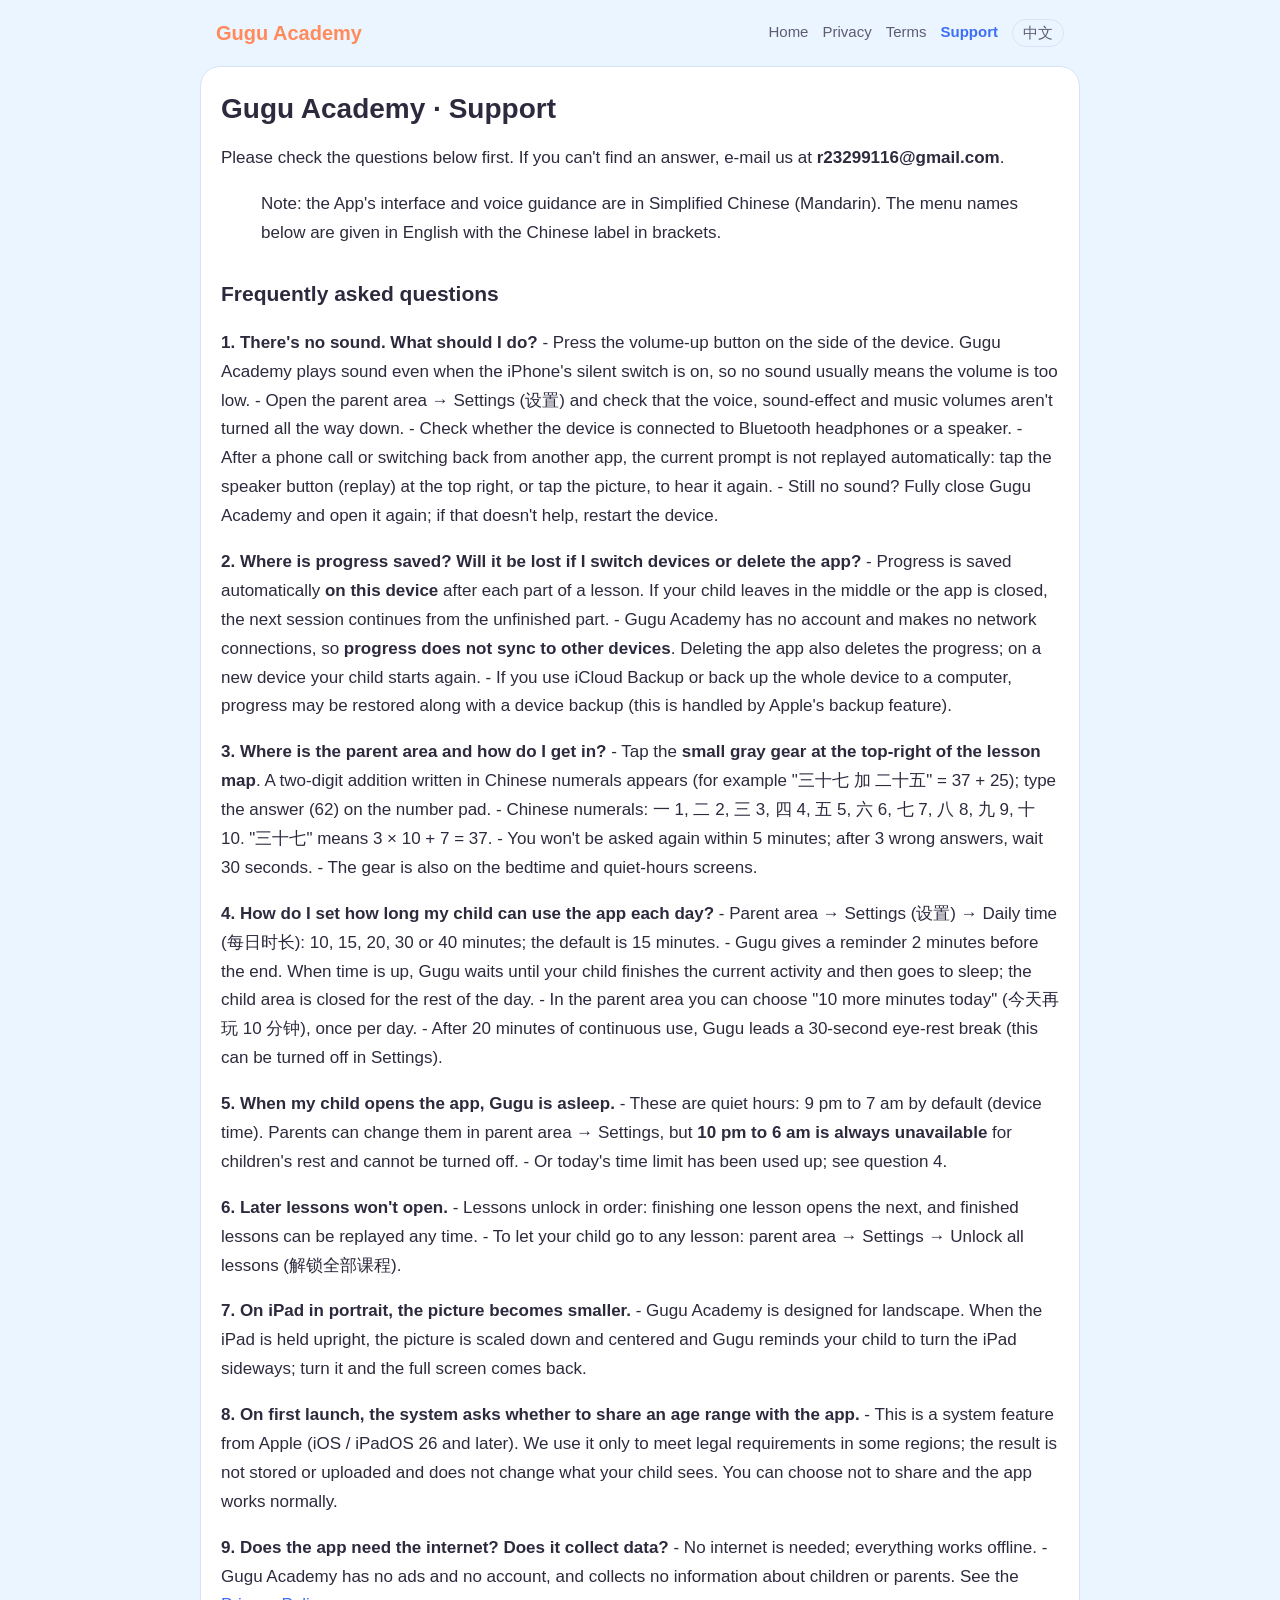
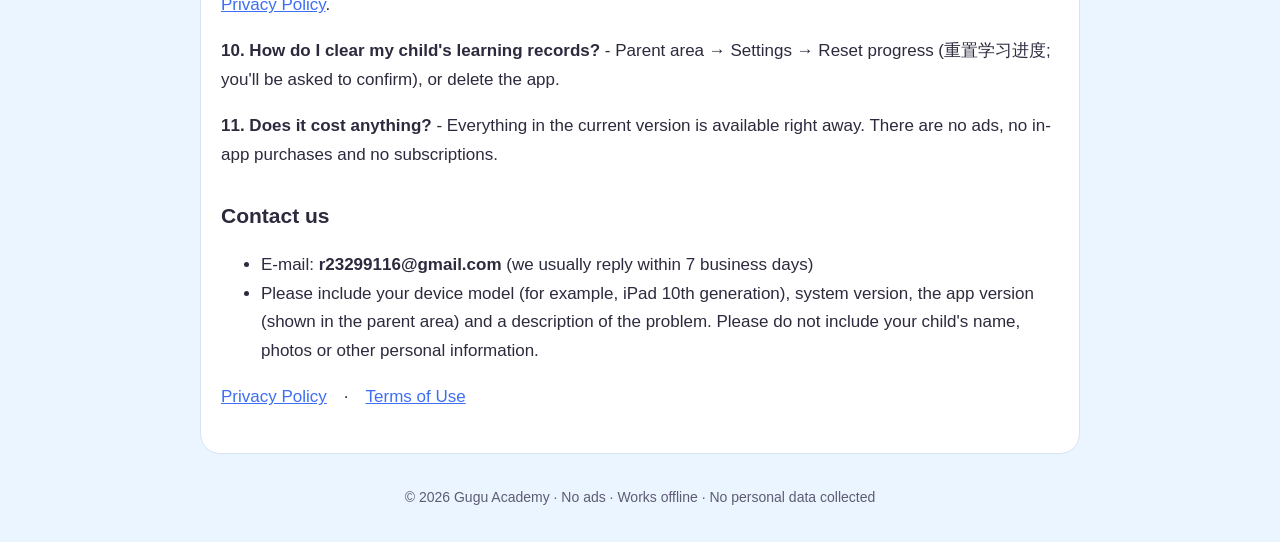
<file: kidslearn/en/support.html>
<!doctype html>
<html lang="en">
<head>
<meta charset="utf-8">
<meta name="viewport" content="width=device-width, initial-scale=1">
<title>Gugu Academy · Support</title>
<meta name="description" content="No ads · Works offline · No personal data collected">
<link rel="stylesheet" href="../style.css">
</head>
<body>
<header class="top">
  <a class="brand" href="index.html">Gugu Academy</a>
  <nav><a href="index.html">Home</a> <a href="privacy.html">Privacy</a> <a href="terms.html">Terms</a> <a href="support.html" aria-current="page">Support</a> <a class="lang" href="../support.html">中文</a></nav>
</header>
<main class="doc">
<h1>Gugu Academy · Support</h1>
<p>Please check the questions below first. If you can't find an answer, e-mail us at <strong>r23299116@gmail.com</strong>.</p>
<blockquote>
<p>Note: the App's interface and voice guidance are in Simplified Chinese (Mandarin). The menu names below are given in English with the Chinese label in brackets.</p>
</blockquote>
<h2>Frequently asked questions</h2>
<p><strong>1. There's no sound. What should I do?</strong>
- Press the volume-up button on the side of the device. Gugu Academy plays sound even when the iPhone's silent switch is on, so no sound usually means the volume is too low.
- Open the parent area → Settings (设置) and check that the voice, sound-effect and music volumes aren't turned all the way down.
- Check whether the device is connected to Bluetooth headphones or a speaker.
- After a phone call or switching back from another app, the current prompt is not replayed automatically: tap the speaker button (replay) at the top right, or tap the picture, to hear it again.
- Still no sound? Fully close Gugu Academy and open it again; if that doesn't help, restart the device.</p>
<p><strong>2. Where is progress saved? Will it be lost if I switch devices or delete the app?</strong>
- Progress is saved automatically <strong>on this device</strong> after each part of a lesson. If your child leaves in the middle or the app is closed, the next session continues from the unfinished part.
- Gugu Academy has no account and makes no network connections, so <strong>progress does not sync to other devices</strong>. Deleting the app also deletes the progress; on a new device your child starts again.
- If you use iCloud Backup or back up the whole device to a computer, progress may be restored along with a device backup (this is handled by Apple's backup feature).</p>
<p><strong>3. Where is the parent area and how do I get in?</strong>
- Tap the <strong>small gray gear at the top-right of the lesson map</strong>. A two-digit addition written in Chinese numerals appears (for example "三十七 加 二十五" = 37 + 25); type the answer (62) on the number pad.
- Chinese numerals: 一 1, 二 2, 三 3, 四 4, 五 5, 六 6, 七 7, 八 8, 九 9, 十 10. "三十七" means 3 × 10 + 7 = 37.
- You won't be asked again within 5 minutes; after 3 wrong answers, wait 30 seconds.
- The gear is also on the bedtime and quiet-hours screens.</p>
<p><strong>4. How do I set how long my child can use the app each day?</strong>
- Parent area → Settings (设置) → Daily time (每日时长): 10, 15, 20, 30 or 40 minutes; the default is 15 minutes.
- Gugu gives a reminder 2 minutes before the end. When time is up, Gugu waits until your child finishes the current activity and then goes to sleep; the child area is closed for the rest of the day.
- In the parent area you can choose "10 more minutes today" (今天再玩 10 分钟), once per day.
- After 20 minutes of continuous use, Gugu leads a 30-second eye-rest break (this can be turned off in Settings).</p>
<p><strong>5. When my child opens the app, Gugu is asleep.</strong>
- These are quiet hours: 9 pm to 7 am by default (device time). Parents can change them in parent area → Settings, but <strong>10 pm to 6 am is always unavailable</strong> for children's rest and cannot be turned off.
- Or today's time limit has been used up; see question 4.</p>
<p><strong>6. Later lessons won't open.</strong>
- Lessons unlock in order: finishing one lesson opens the next, and finished lessons can be replayed any time.
- To let your child go to any lesson: parent area → Settings → Unlock all lessons (解锁全部课程).</p>
<p><strong>7. On iPad in portrait, the picture becomes smaller.</strong>
- Gugu Academy is designed for landscape. When the iPad is held upright, the picture is scaled down and centered and Gugu reminds your child to turn the iPad sideways; turn it and the full screen comes back.</p>
<p><strong>8. On first launch, the system asks whether to share an age range with the app.</strong>
- This is a system feature from Apple (iOS / iPadOS 26 and later). We use it only to meet legal requirements in some regions; the result is not stored or uploaded and does not change what your child sees. You can choose not to share and the app works normally.</p>
<p><strong>9. Does the app need the internet? Does it collect data?</strong>
- No internet is needed; everything works offline.
- Gugu Academy has no ads and no account, and collects no information about children or parents. See the <a href="https://fakejoke333.github.io/kidslearn/en/privacy.html">Privacy Policy</a>.</p>
<p><strong>10. How do I clear my child's learning records?</strong>
- Parent area → Settings → Reset progress (重置学习进度; you'll be asked to confirm), or delete the app.</p>
<p><strong>11. Does it cost anything?</strong>
- Everything in the current version is available right away. There are no ads, no in-app purchases and no subscriptions.</p>
<h2>Contact us</h2>
<ul>
<li>E-mail: <strong>r23299116@gmail.com</strong> (we usually reply within 7 business days)</li>
<li>Please include your device model (for example, iPad 10th generation), system version, the app version (shown in the parent area) and a description of the problem. Please do not include your child's name, photos or other personal information.</li>
</ul>
<p><a href="https://fakejoke333.github.io/kidslearn/en/privacy.html">Privacy Policy</a>　·　<a href="https://fakejoke333.github.io/kidslearn/en/terms.html">Terms of Use</a></p>
</main>
<footer>© 2026 Gugu Academy · No ads · Works offline · No personal data collected</footer>
</body>
</html>
</file>
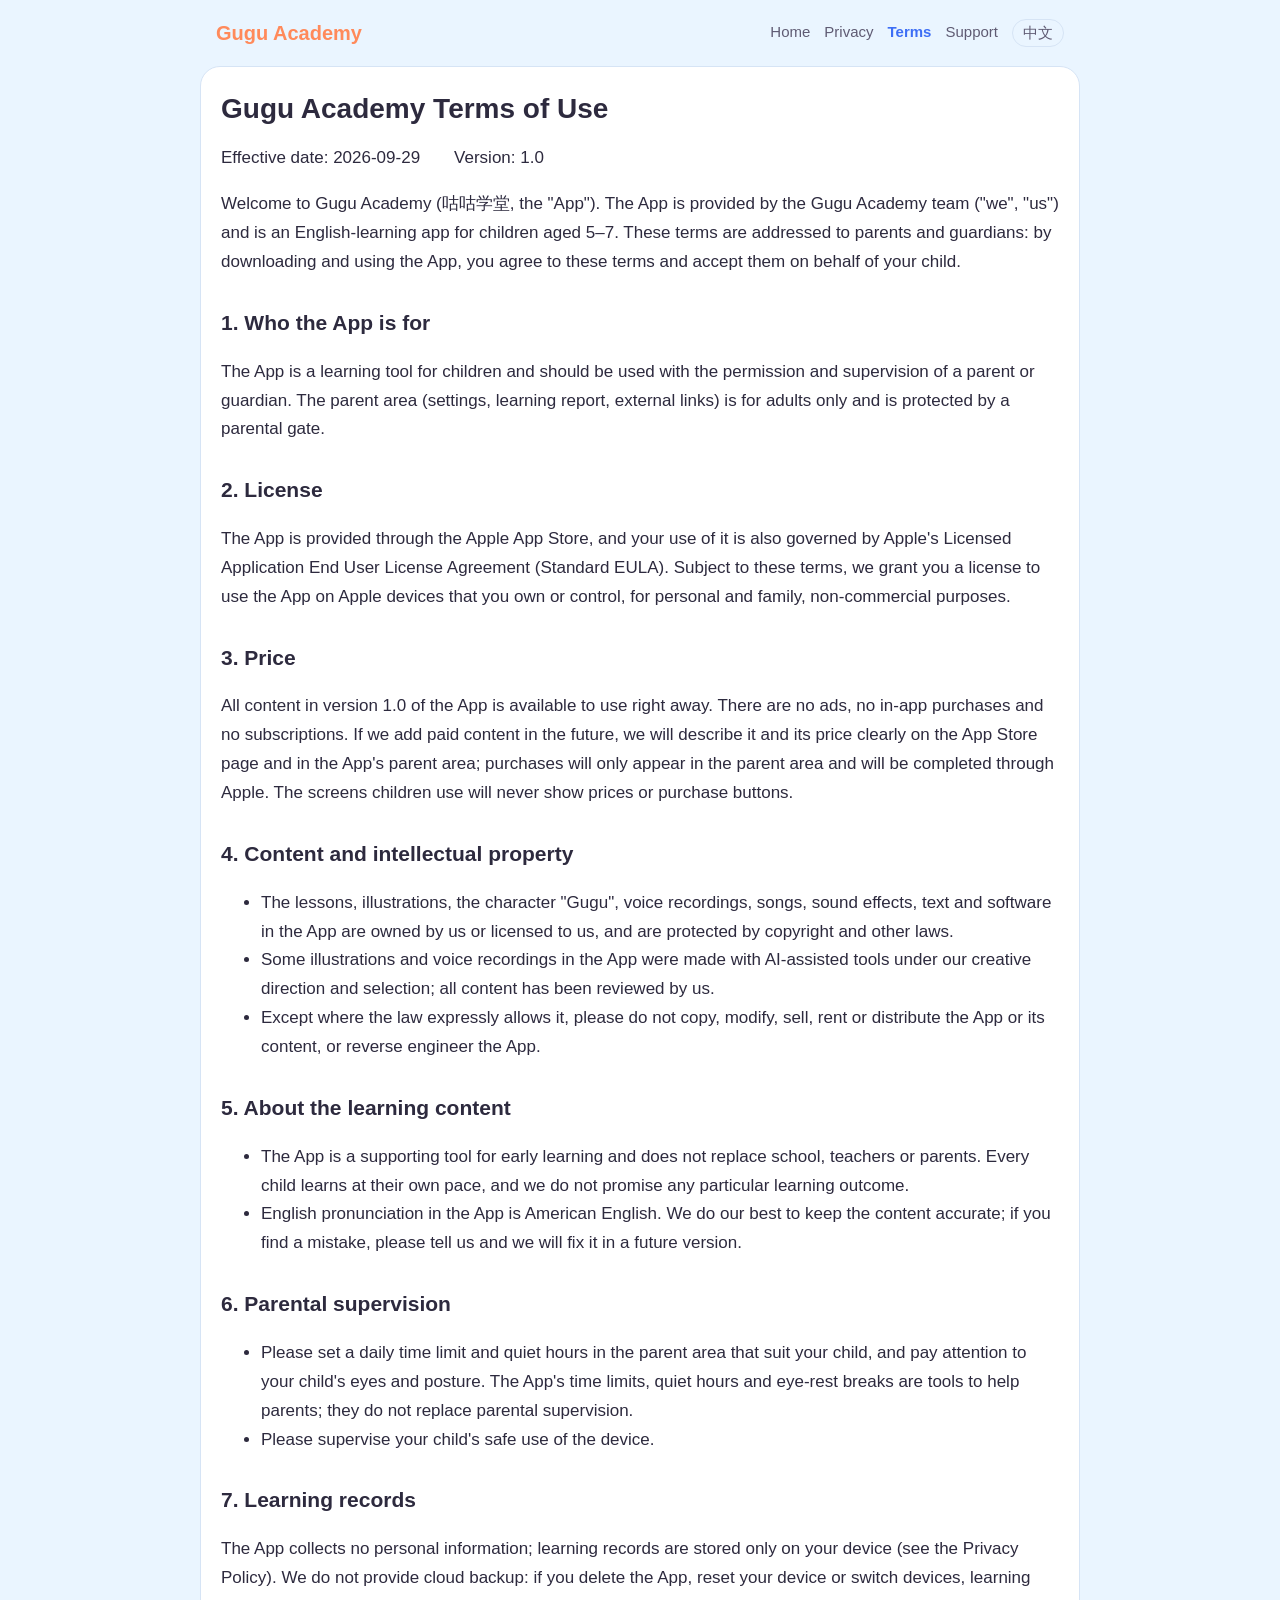
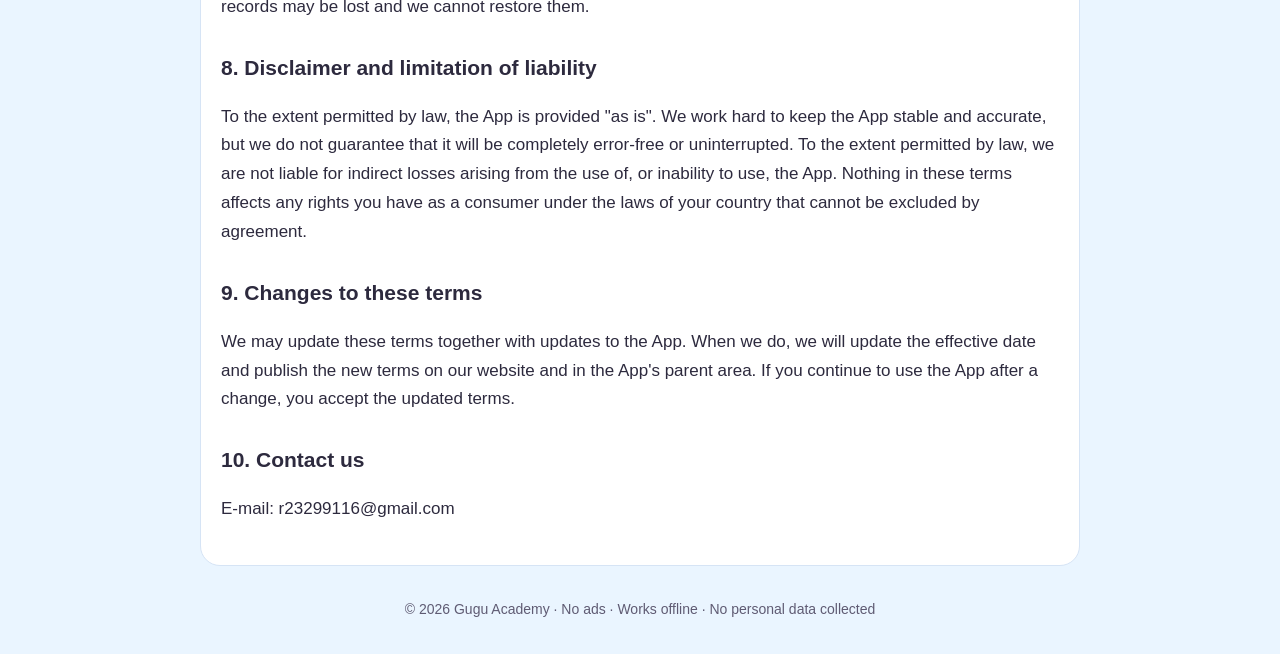
<file: kidslearn/en/terms.html>
<!doctype html>
<html lang="en">
<head>
<meta charset="utf-8">
<meta name="viewport" content="width=device-width, initial-scale=1">
<title>Gugu Academy Terms of Use</title>
<meta name="description" content="No ads · Works offline · No personal data collected">
<link rel="stylesheet" href="../style.css">
</head>
<body>
<header class="top">
  <a class="brand" href="index.html">Gugu Academy</a>
  <nav><a href="index.html">Home</a> <a href="privacy.html">Privacy</a> <a href="terms.html" aria-current="page">Terms</a> <a href="support.html">Support</a> <a class="lang" href="../terms.html">中文</a></nav>
</header>
<main class="doc">
<h1>Gugu Academy Terms of Use</h1>
<p>Effective date: 2026-09-29　　Version: 1.0</p>
<p>Welcome to Gugu Academy (咕咕学堂, the "App"). The App is provided by the Gugu Academy team ("we", "us") and is an English-learning app for children aged 5–7. These terms are addressed to parents and guardians: by downloading and using the App, you agree to these terms and accept them on behalf of your child.</p>
<h2>1. Who the App is for</h2>
<p>The App is a learning tool for children and should be used with the permission and supervision of a parent or guardian. The parent area (settings, learning report, external links) is for adults only and is protected by a parental gate.</p>
<h2>2. License</h2>
<p>The App is provided through the Apple App Store, and your use of it is also governed by Apple's Licensed Application End User License Agreement (Standard EULA). Subject to these terms, we grant you a license to use the App on Apple devices that you own or control, for personal and family, non-commercial purposes.</p>
<h2>3. Price</h2>
<p>All content in version 1.0 of the App is available to use right away. There are no ads, no in-app purchases and no subscriptions. If we add paid content in the future, we will describe it and its price clearly on the App Store page and in the App's parent area; purchases will only appear in the parent area and will be completed through Apple. The screens children use will never show prices or purchase buttons.</p>
<h2>4. Content and intellectual property</h2>
<ul>
<li>The lessons, illustrations, the character "Gugu", voice recordings, songs, sound effects, text and software in the App are owned by us or licensed to us, and are protected by copyright and other laws.</li>
<li>Some illustrations and voice recordings in the App were made with AI-assisted tools under our creative direction and selection; all content has been reviewed by us.</li>
<li>Except where the law expressly allows it, please do not copy, modify, sell, rent or distribute the App or its content, or reverse engineer the App.</li>
</ul>
<h2>5. About the learning content</h2>
<ul>
<li>The App is a supporting tool for early learning and does not replace school, teachers or parents. Every child learns at their own pace, and we do not promise any particular learning outcome.</li>
<li>English pronunciation in the App is American English. We do our best to keep the content accurate; if you find a mistake, please tell us and we will fix it in a future version.</li>
</ul>
<h2>6. Parental supervision</h2>
<ul>
<li>Please set a daily time limit and quiet hours in the parent area that suit your child, and pay attention to your child's eyes and posture. The App's time limits, quiet hours and eye-rest breaks are tools to help parents; they do not replace parental supervision.</li>
<li>Please supervise your child's safe use of the device.</li>
</ul>
<h2>7. Learning records</h2>
<p>The App collects no personal information; learning records are stored only on your device (see the Privacy Policy). We do not provide cloud backup: if you delete the App, reset your device or switch devices, learning records may be lost and we cannot restore them.</p>
<h2>8. Disclaimer and limitation of liability</h2>
<p>To the extent permitted by law, the App is provided "as is". We work hard to keep the App stable and accurate, but we do not guarantee that it will be completely error-free or uninterrupted. To the extent permitted by law, we are not liable for indirect losses arising from the use of, or inability to use, the App. Nothing in these terms affects any rights you have as a consumer under the laws of your country that cannot be excluded by agreement.</p>
<h2>9. Changes to these terms</h2>
<p>We may update these terms together with updates to the App. When we do, we will update the effective date and publish the new terms on our website and in the App's parent area. If you continue to use the App after a change, you accept the updated terms.</p>
<h2>10. Contact us</h2>
<p>E-mail: r23299116@gmail.com</p>
</main>
<footer>© 2026 Gugu Academy · No ads · Works offline · No personal data collected</footer>
</body>
</html>
</file>
<file: kidslearn/style.css>
/* 咕咕学堂官网：纯静态，无外部字体 / 脚本；颜色取 02 的 token（color.primary / ink / bg）。 */
:root {
  --bg: #eaf5ff;
  --card: #ffffff;
  --ink: #2d2a3e;
  --muted: #5f5b73;
  --primary: #3d6ef5;
  --accent: #ff8a5b;
  --line: #d6e4f5;
}
@media (prefers-color-scheme: dark) {
  :root { --bg: #1b1a24; --card: #262433; --ink: #f1eff8; --muted: #b7b2c9; --primary: #8aa8ff; --accent: #ffa27e; --line: #3a3750; }
}
* { box-sizing: border-box; }
html { -webkit-text-size-adjust: 100%; }
body {
  margin: 0; background: var(--bg); color: var(--ink);
  font: 17px/1.7 -apple-system, BlinkMacSystemFont, "PingFang SC", "Hiragino Sans GB", "Noto Sans CJK SC", "Microsoft YaHei", sans-serif;
}
.top {
  display: flex; flex-wrap: wrap; align-items: center; justify-content: space-between; gap: 8px 16px;
  max-width: 880px; margin: 0 auto; padding: 16px;
}
.brand { font-weight: 700; font-size: 20px; color: var(--accent); text-decoration: none; }
nav { display: flex; flex-wrap: wrap; gap: 4px 14px; font-size: 15px; }
nav a { color: var(--muted); text-decoration: none; }
nav a[aria-current="page"] { color: var(--primary); font-weight: 600; }
main {
  max-width: 880px; margin: 0 auto 24px; padding: 24px 20px;
  background: var(--card); border-radius: 20px; border: 1px solid var(--line);
}
@media (max-width: 920px) { main { margin: 0 16px 24px; } }
h1 { font-size: 28px; line-height: 1.3; margin: 0 0 12px; }
h2 { font-size: 21px; margin: 28px 0 8px; }
h3 { font-size: 18px; margin: 20px 0 6px; }
a { color: var(--primary); }
table { border-collapse: collapse; width: 100%; font-size: 15px; display: block; overflow-x: auto; }
th, td { border: 1px solid var(--line); padding: 6px 10px; text-align: left; vertical-align: top; }
hr { border: 0; border-top: 1px solid var(--line); margin: 28px 0; }
.draft { max-width: 880px; margin: 0 auto 12px; padding: 8px 16px; background: #fff3cd; color: #664d03; border-radius: 10px; }
footer { text-align: center; color: var(--muted); font-size: 14px; padding: 8px 16px 32px; }
nav a.lang { border: 1px solid var(--line); border-radius: 999px; padding: 0 10px; }
.hero { text-align: center; padding: 16px 0 8px; }
.hero h1 { font-size: 40px; color: var(--accent); margin-bottom: 8px; }
.hero .lead { font-size: 20px; margin: 0 auto 8px; max-width: 36em; }
.hero .small { color: var(--muted); font-size: 15px; margin: 0 0 16px; }
.cta { text-align: center; margin: 20px 0 8px; }
.button { display: inline-block; background: var(--primary); color: #fff; text-decoration: none; font-weight: 600;
  padding: 12px 24px; border-radius: 14px; }
.landing section + section { border-top: 1px solid var(--line); margin-top: 20px; padding-top: 4px; }
.landing ol li, .landing ul li { margin: 6px 0; }
.landing ol li strong { display: block; color: var(--ink); }
</file>
